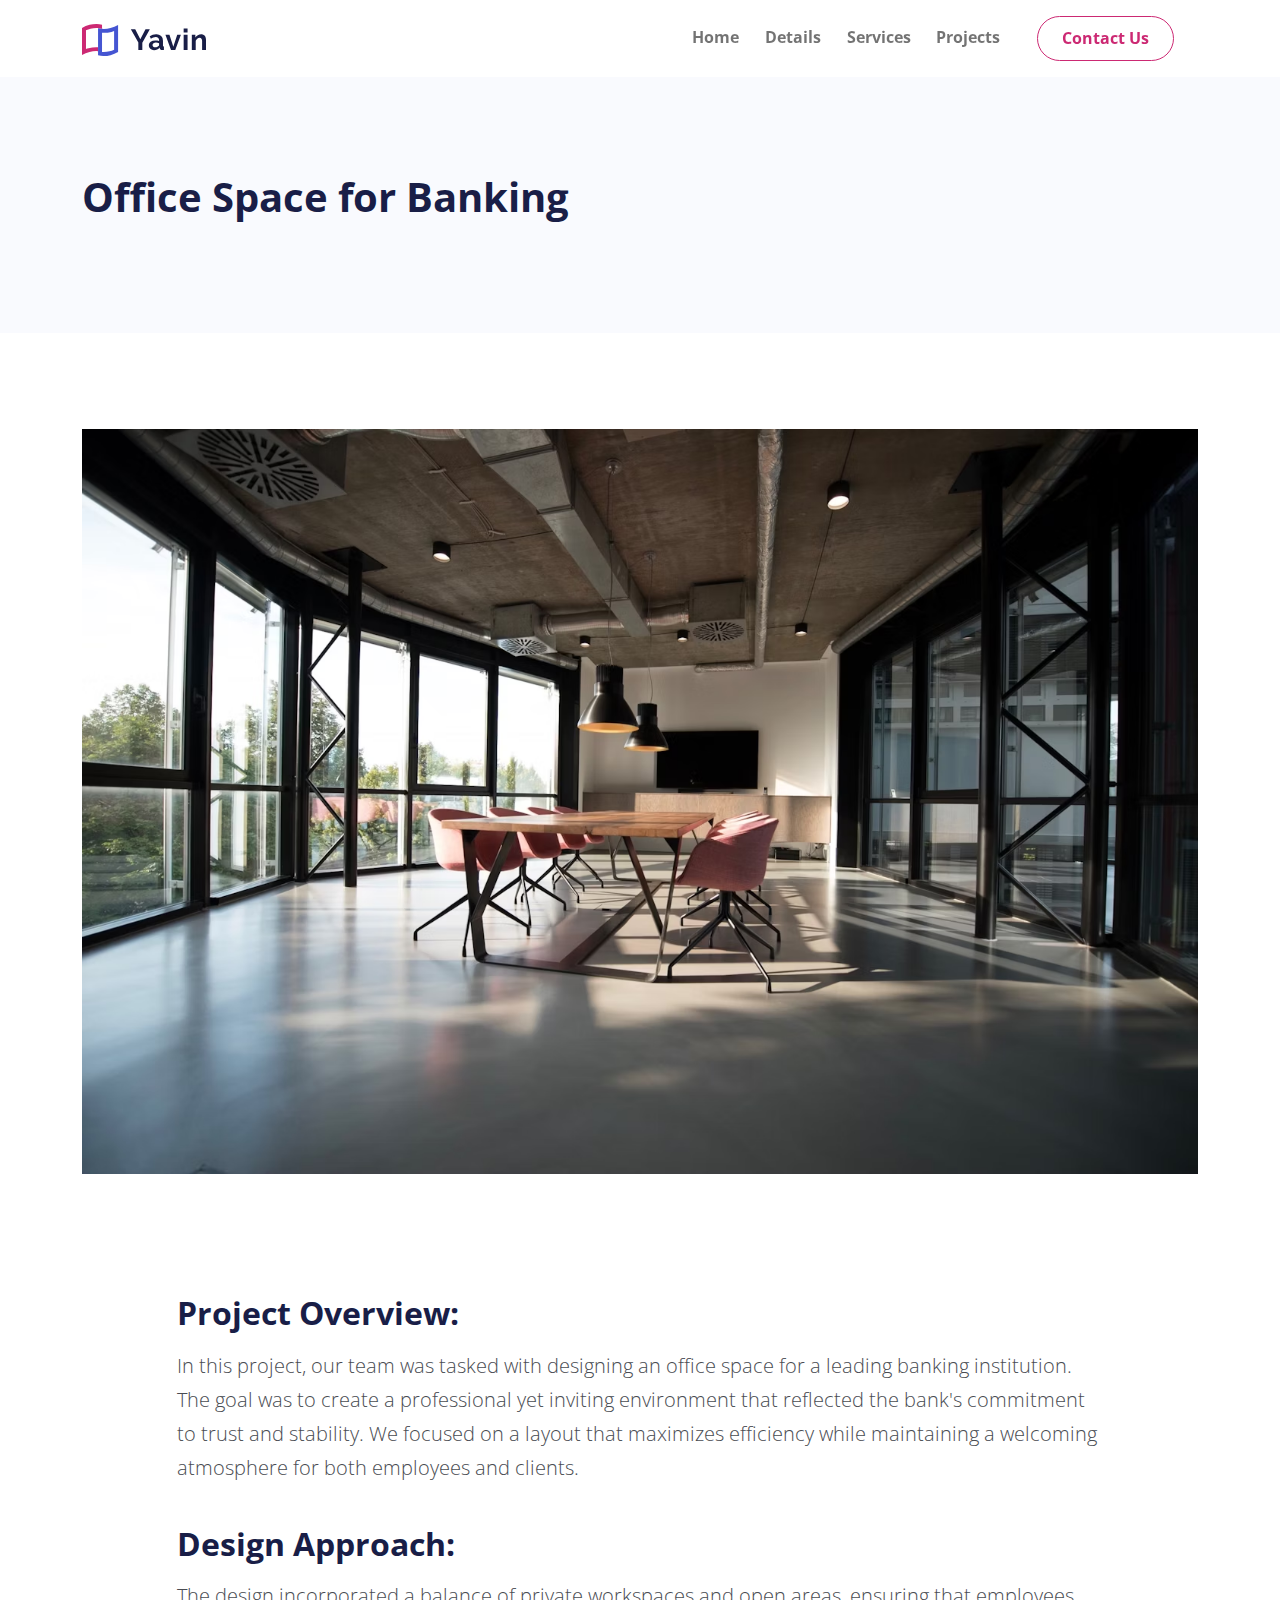
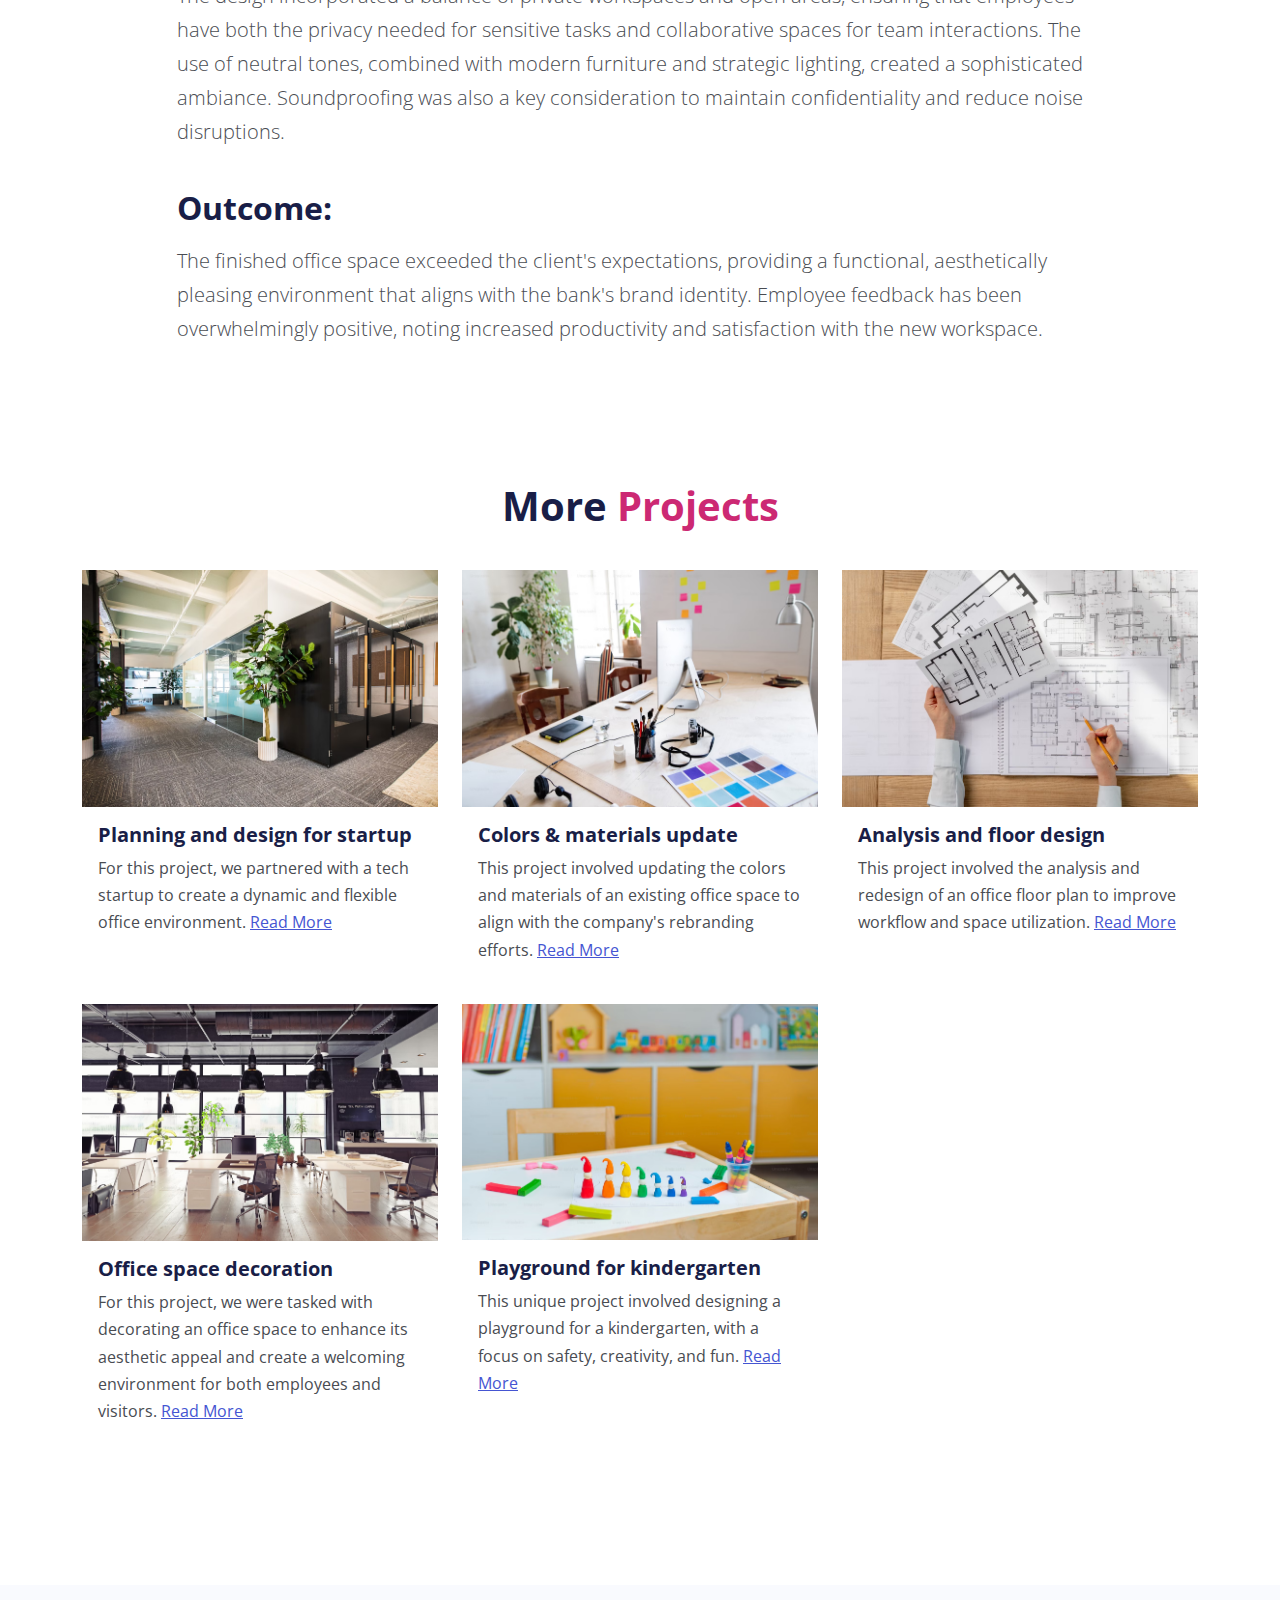
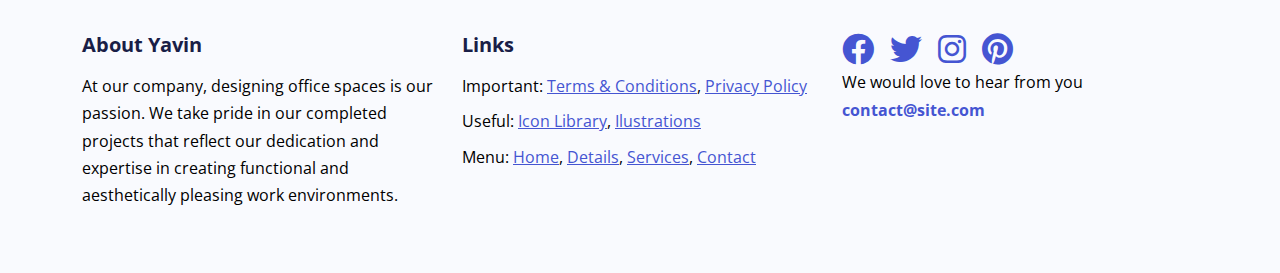
<file: article-1.html>
<!DOCTYPE html>
<html lang="en">
<head>
    <meta charset="UTF-8" />
    <meta http-equiv="X-UA-Compatible" content="IE=edge" />
    <meta name="viewport" content="width=device-width, initial-scale=1.0" />
    <link rel="preconnect" href="https://fonts.googleapis.com">
    <link rel="preconnect" href="https://fonts.gstatic.com" crossorigin>
    <link href="https://fonts.googleapis.com/css2?family=Open+Sans:wght@300;400;500;600;700&display=swap" rel="stylesheet">
    <link rel="stylesheet" href="css/font-awesome.css" />
    <link rel="stylesheet" href="css/bootstrap.css" />
    <link rel="stylesheet" href="css/styles.css" />
    <link rel="icon" href="images/favicon.png" />
    <title>Article 1</title>
</head>

<body>
    <!-- NAVIGATION -->
    <!-- Navigation Start -->
    <nav class="navbar navbar-expand-lg sticky-top navbar-light">
        <div class="container">
            <a class="navbar-brand" href="index.html">
            <img src="images/logo.svg" alt="" width="124" />
            </a>
            <button class="navbar-toggler" type="button" data-bs-toggle="collapse" data-bs-target="#navbarNavDropdown" aria-controls="navbarNavDropdown" aria-expanded="false" aria-label="Toggle navigation">
            <span class="navbar-toggler-icon"></span>
            </button>
            <div class="collapse navbar-collapse" id="navbarNavDropdown">
            <ul class="navbar-nav ms-auto">
                <li class="nav-item">
                <a class="nav-link" aria-current="page" href="index.html">Home</a>
                </li>
                <li class="nav-item">
                <a class="nav-link" href="#details">Details</a>
                </li>
                <li class="nav-item">
                <a class="nav-link" href="#services">Services</a>
                </li>
                <li class="nav-item">
                <a class="nav-link" href="#projects">Projects</a>
                </li>
                <li class="nav-item">
                <a class="nav-link btn btn-outline-secondary px-4 mx-4" href="#contact">Contact Us</a>
                </li>
            </ul>
            </div>
        </div>
    </nav>
    <!-- Navigation End -->

    <!-- HEADER -->
    <!-- Header Start -->
    <header class="bg-light py-6">
        <div class="container">
            <h1>Office Space for Banking</h1>
        </div>
    </header>
    <!-- Header End -->

    <!-- IMAGE -->
    <!-- Image Start -->
    <section>
      <div class="container">
        <img src="images/project-1.avif" alt="" class="w-100 my-6">
      </div>
    </section>
    <!-- Image End -->

    <!-- INFORMATION -->
    <!-- Info Start -->
    <section class="pt-4">
      <div class="container">
        <div class="row">
          <!-- Info Part 1 -->
          <div class="col-lg-10 offset-lg-1">
            <h2>Project Overview:</h2>
            <p class="lead">
              In this project, our team was tasked with designing an office space for a leading banking institution. 
              The goal was to create a professional yet inviting environment that reflected the bank's 
              commitment to trust and stability. We focused on a layout that maximizes efficiency while maintaining a 
              welcoming atmosphere for both employees and clients.
            </p>
          </div>
          <!-- Info Part 1 -->
          <!-- Info Part 2 -->
          <div class="col-lg-10 offset-lg-1 pt-4">
            <h2>Design Approach:</h2>
            <p class="lead">
              The design incorporated a balance of private workspaces and open areas, ensuring that employees have both 
              the privacy needed for sensitive tasks and collaborative spaces for team interactions. The use of neutral 
              tones, combined with modern furniture and strategic lighting, created a sophisticated ambiance. Soundproofing 
              was also a key consideration to maintain confidentiality and reduce noise disruptions.
            </p>
          </div>
          <!-- Info Part 2 -->
          <!-- Info Part 3 -->
          <div class="col-lg-10 offset-lg-1 py-4">
            <h2>Outcome:</h2>
            <p class="lead">
              The finished office space exceeded the client's expectations, providing a functional, aesthetically pleasing 
              environment that aligns with the bank's brand identity. Employee feedback has been overwhelmingly positive, 
              noting increased productivity and satisfaction with the new workspace.
            </p>
          </div>
          <!-- Info Part 3 -->
        </div>
      </div>
    </section>
    <!-- Info End -->

    <!-- PROJECTS -->
    <!-- Projects Start -->
    <section id="projects" class="projects py-6">
      <div class="container">
        <h1 class="text-center pb-4">More <span class="text-secondary">Projects</span></h1>
          <!-- Projects Row 1 -->
          <div class="row mb-4">
            <!-- Card 2 -->
            <div class="col-md-4">
              <div class="card border-0">
                <img src="images/project-2.avif" alt="Project 2">
                <div class="card-body">
                  <h5 class="card-title">Planning and design for startup</h5>
                  <p class="card-text">For this project, we partnered with a tech startup to create a dynamic and flexible office environment. <a href="article-2.html">Read More</a>
                  </p>
                </div>
              </div>
            </div>
            <!-- Card 2 -->
            <!-- Card 3 -->
            <div class="col-md-4">
              <div class="card border-0">
                <img src="images/project-3.avif" alt="Project 3">
                <div class="card-body">
                  <h5 class="card-title">Colors & materials update</h5>
                  <p class="card-text">This project involved updating the colors and materials of an existing office space to align with the company's rebranding efforts. <a href="article-3.html">Read More</a>
                  </p>
                </div>
              </div>
            </div>
            <!-- Card 3 -->
            <!-- Card 4 -->
            <div class="col-md-4">
              <div class="card border-0">
                <img src="images/project-4.avif" alt="Project 4">
                <div class="card-body">
                  <h5 class="card-title">Analysis and floor design</h5>
                  <p class="card-text">This project involved the analysis and redesign of an office floor plan to improve workflow and space utilization. <a href="article-4.html">Read More</a>
                  </p>
                </div>
              </div>
            </div>
            <!-- Card 4 -->
          </div>
          <!-- Projects Row 1 -->
          <!-- Projects Row 2 -->
          <div class="row mb-4">
            <!-- Card 5 -->
            <div class="col-md-4">
              <div class="card border-0">
                <img src="images/project-5.avif" alt="Project 5">
                <div class="card-body">
                  <h5 class="card-title">Office space decoration</h5>
                  <p class="card-text">For this project, we were tasked with decorating an office space to enhance its aesthetic appeal and create a welcoming environment for both employees and visitors. <a href="article-5.html">Read More</a>
                  </p>
                </div>
              </div>
            </div>
            <!-- Card 5 -->
            <!-- Card 6 -->
            <div class="col-md-4">
              <div class="card border-0">
                <img src="images/project-6.avif" alt="Project 6">
                <div class="card-body">
                  <h5 class="card-title">Playground for kindergarten</h5>
                  <p class="card-text">This unique project involved designing a playground for a kindergarten, with a focus on safety, creativity, and fun. <a href="article-6.html">Read More</a>
                  </p>
                </div>
              </div>
            </div>
            <!-- Card 6 -->
          </div>
          <!-- Projects Row 2 -->
      </div>
    </section>
    <!-- Projects End -->

    <!-- FOOTER -->
    <!-- Footer Start -->
    <footer class="footer mt-4 text-bg-light py-5">
        <div class="container">
          <div class="row">
            <!-- Column 1 -->
            <div class="col-md-4">
              <h5>About Yavin</h5>
              <p>
                At our company, designing office spaces is our passion. We take pride in our 
                completed projects that reflect our dedication and expertise in creating functional 
                and aesthetically pleasing work environments.
              </p>
            </div>
            <!-- Column 1 -->
  
            <!-- Column 2 -->
            <div class="col-md-4">
              <h5>Links</h5>
              <ul class="list-unstyled">
                <li class="mb-2">Important: <a href="#">Terms & Conditions</a>, <a href="#">Privacy Policy</a></li>
                <li class="mb-2">Useful: <a href="#">Icon Library</a>, <a href="#">Ilustrations</a></li>
                <li class="mb-2">Menu: <a href="index.html">Home</a>, <a href="#details">Details</a>, <a href="#services">Services</a>, <a href="#contact">Contact</a></li>
              </ul>
            </div>
            <!-- Column 2 -->
  
            <!-- Column 3 -->
            <div class="col-md-4">
              <div class="d-flex gap-3">
                <a href="#"><i class="fab fa-facebook fa-2x text-primary"></i></a>
                <a href="#"><i class="fab fa-twitter fa-2x text-primary"></i></a>
                <a href="#"><i class="fab fa-instagram fa-2x text-primary"></i></a>
                <a href="#"><i class="fab fa-pinterest fa-2x text-primary"></i></a>
              </div>

              <div>
                <p>We would love to hear from you <span class="text-primary fw-bold">contact@site.com</span></p>
              </div>
            </div>
            <!-- Column 3 -->
          </div>
        </div>
    </footer>
    <!-- Footer End -->
    <script src="/js/bootstrap.bundle.min.js"></script>
    <script src="/js/script.js"></script>
</body>
</html>
</file>
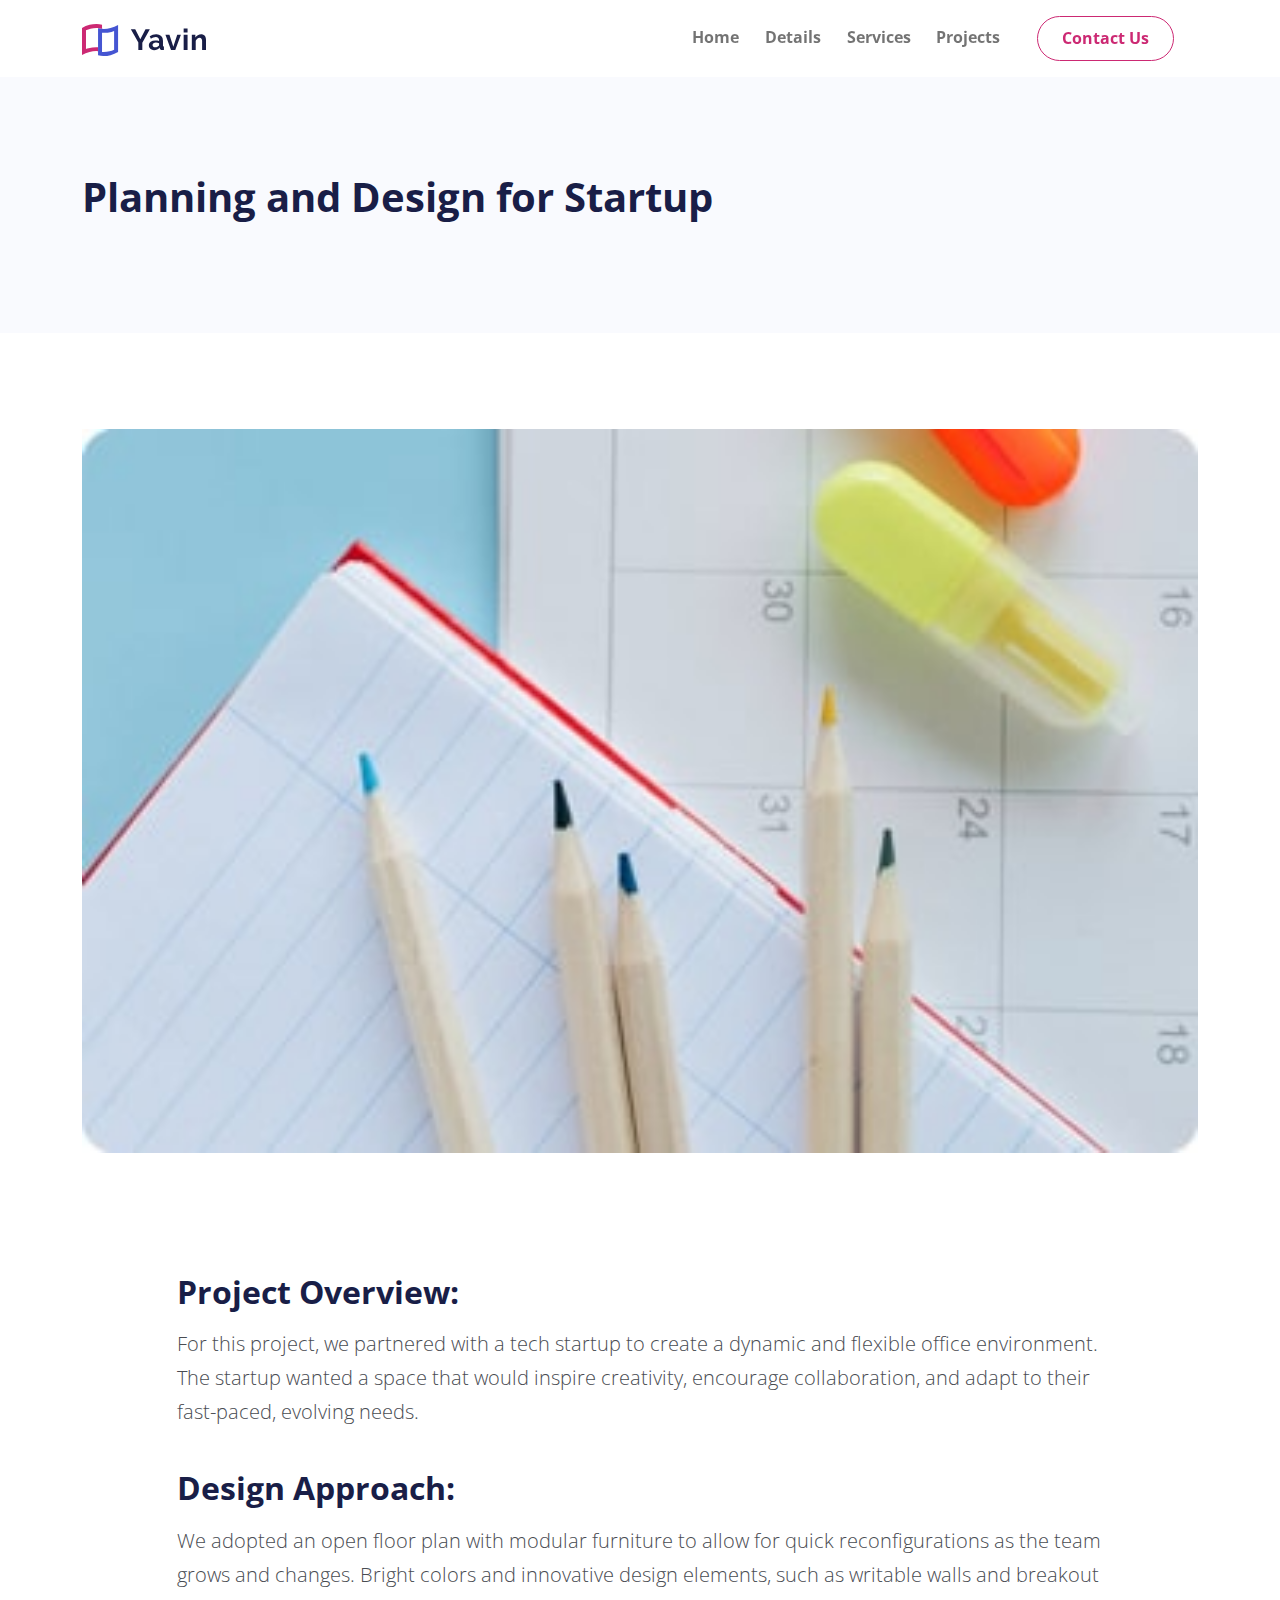
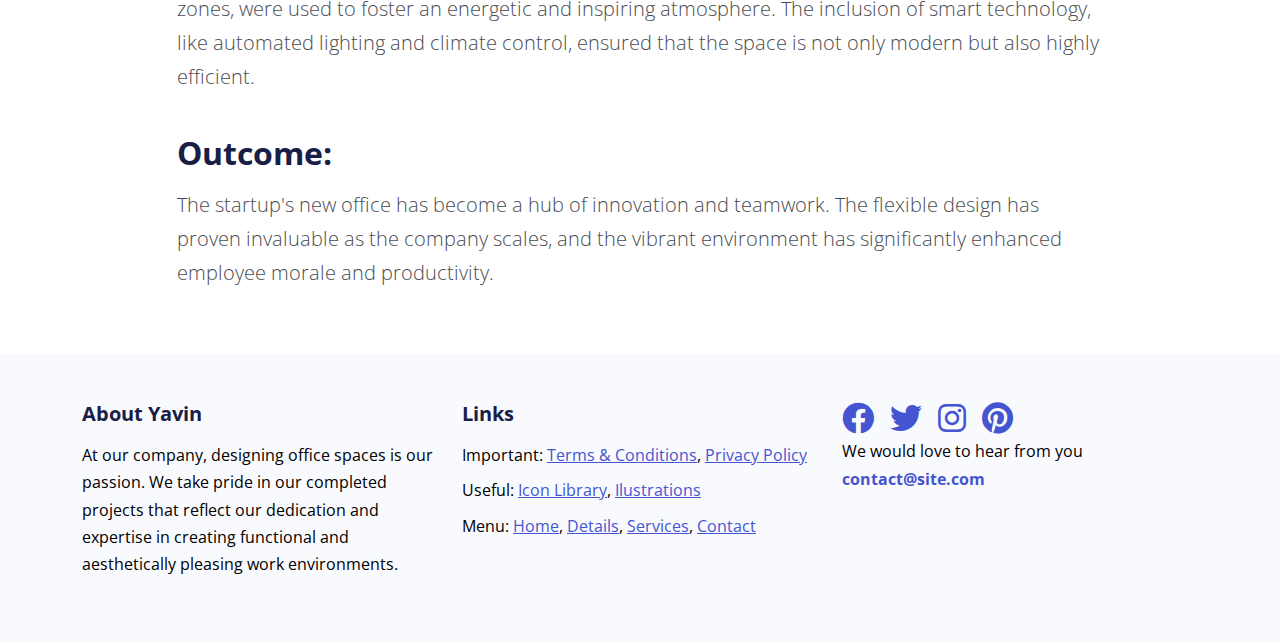
<file: article-2.html>
<!DOCTYPE html>
<html lang="en">
<head>
    <meta charset="UTF-8" />
    <meta http-equiv="X-UA-Compatible" content="IE=edge" />
    <meta name="viewport" content="width=device-width, initial-scale=1.0" />
    <link rel="preconnect" href="https://fonts.googleapis.com">
    <link rel="preconnect" href="https://fonts.gstatic.com" crossorigin>
    <link href="https://fonts.googleapis.com/css2?family=Open+Sans:wght@300;400;500;600;700&display=swap" rel="stylesheet">
    <link rel="stylesheet" href="css/font-awesome.css" />
    <link rel="stylesheet" href="css/bootstrap.css" />
    <link rel="stylesheet" href="css/styles.css" />
    <link rel="icon" href="images/favicon.png" />
    <title>Article 2</title>
</head>

<body>
    <!-- NAVIGATION -->
    <!-- Navigation Start -->
    <nav class="navbar navbar-expand-lg sticky-top navbar-light">
        <div class="container">
            <a class="navbar-brand" href="index.html">
            <img src="images/logo.svg" alt="" width="124" />
            </a>
            <button class="navbar-toggler" type="button" data-bs-toggle="collapse" data-bs-target="#navbarNavDropdown" aria-controls="navbarNavDropdown" aria-expanded="false" aria-label="Toggle navigation">
            <span class="navbar-toggler-icon"></span>
            </button>
            <div class="collapse navbar-collapse" id="navbarNavDropdown">
            <ul class="navbar-nav ms-auto">
                <li class="nav-item">
                <a class="nav-link" aria-current="page" href="index.html">Home</a>
                </li>
                <li class="nav-item">
                <a class="nav-link" href="#details">Details</a>
                </li>
                <li class="nav-item">
                <a class="nav-link" href="#services">Services</a>
                </li>
                <li class="nav-item">
                <a class="nav-link" href="#projects">Projects</a>
                </li>
                <li class="nav-item">
                <a class="nav-link btn btn-outline-secondary px-4 mx-4" href="#contact">Contact Us</a>
                </li>
            </ul>
            </div>
        </div>
    </nav>
    <!-- Navigation End -->

    <!-- HEADER -->
    <!-- Header Start -->
    <header class="bg-light py-6">
        <div class="container">
            <h1>Planning and Design for Startup</h1>
        </div>
    </header>
    <!-- Header End -->

    <!-- IMAGE -->
    <!-- Image Start -->
    <section>
      <div class="container">
        <img src="images/project-2.jpg" alt="" class="w-100 my-6">
      </div>
    </section>
    <!-- Image End -->

    <!-- INFORMATION -->
    <!-- Info Start -->
    <section class="pt-4">
      <div class="container">
        <div class="row">
          <!-- Info Part 1 -->
          <div class="col-lg-10 offset-lg-1">
            <h2>Project Overview:</h2>
            <p class="lead">
                For this project, we partnered with a tech startup to create a dynamic and flexible office environment. 
                The startup wanted a space that would inspire creativity, encourage collaboration, and adapt to their 
                fast-paced, evolving needs.
            </p>
          </div>
          <!-- Info Part 1 -->
          <!-- Info Part 2 -->
          <div class="col-lg-10 offset-lg-1 pt-4">
            <h2>Design Approach:</h2>
            <p class="lead">
                We adopted an open floor plan with modular furniture to allow for quick reconfigurations as the team grows and changes. 
                Bright colors and innovative design elements, such as writable walls and breakout zones, were used to foster an energetic 
                and inspiring atmosphere. The inclusion of smart technology, like automated lighting and climate control, ensured 
                that the space is not only modern but also highly efficient.
            </p>
          </div>
          <!-- Info Part 2 -->
          <!-- Info Part 3 -->
          <div class="col-lg-10 offset-lg-1 py-4">
            <h2>Outcome:</h2>
            <p class="lead">
                The startup's new office has become a hub of innovation and teamwork. The flexible design has proven invaluable as 
                the company scales, and the vibrant environment has significantly enhanced employee morale and productivity.
            </p>
          </div>
          <!-- Info Part 3 -->
        </div>
      </div>
    </section>
    <!-- Info End -->

    <!-- FOOTER -->
    <!-- Footer Start -->
    <footer class="footer mt-4 text-bg-light py-5">
        <div class="container">
          <div class="row">
            <!-- Column 1 -->
            <div class="col-md-4">
              <h5>About Yavin</h5>
              <p>
                At our company, designing office spaces is our passion. We take pride in our 
                completed projects that reflect our dedication and expertise in creating functional 
                and aesthetically pleasing work environments.
              </p>
            </div>
            <!-- Column 1 -->
  
            <!-- Column 2 -->
            <div class="col-md-4">
              <h5>Links</h5>
              <ul class="list-unstyled">
                <li class="mb-2">Important: <a href="#">Terms & Conditions</a>, <a href="#">Privacy Policy</a></li>
                <li class="mb-2">Useful: <a href="#">Icon Library</a>, <a href="#">Ilustrations</a></li>
                <li class="mb-2">Menu: <a href="index.html">Home</a>, <a href="#details">Details</a>, <a href="#services">Services</a>, <a href="#contact">Contact</a></li>
              </ul>
            </div>
            <!-- Column 2 -->
  
            <!-- Column 3 -->
            <div class="col-md-4">
              <div class="d-flex gap-3">
                <a href="#"><i class="fab fa-facebook fa-2x text-primary"></i></a>
                <a href="#"><i class="fab fa-twitter fa-2x text-primary"></i></a>
                <a href="#"><i class="fab fa-instagram fa-2x text-primary"></i></a>
                <a href="#"><i class="fab fa-pinterest fa-2x text-primary"></i></a>
              </div>

              <div>
                <p>We would love to hear from you <span class="text-primary fw-bold">contact@site.com</span></p>
              </div>
            </div>
            <!-- Column 3 -->
          </div>
        </div>
    </footer>
    <!-- Footer End -->
    <script src="/js/bootstrap.bundle.min.js"></script>
    <script src="/js/script.js"></script>
</body>
</html>
</file>
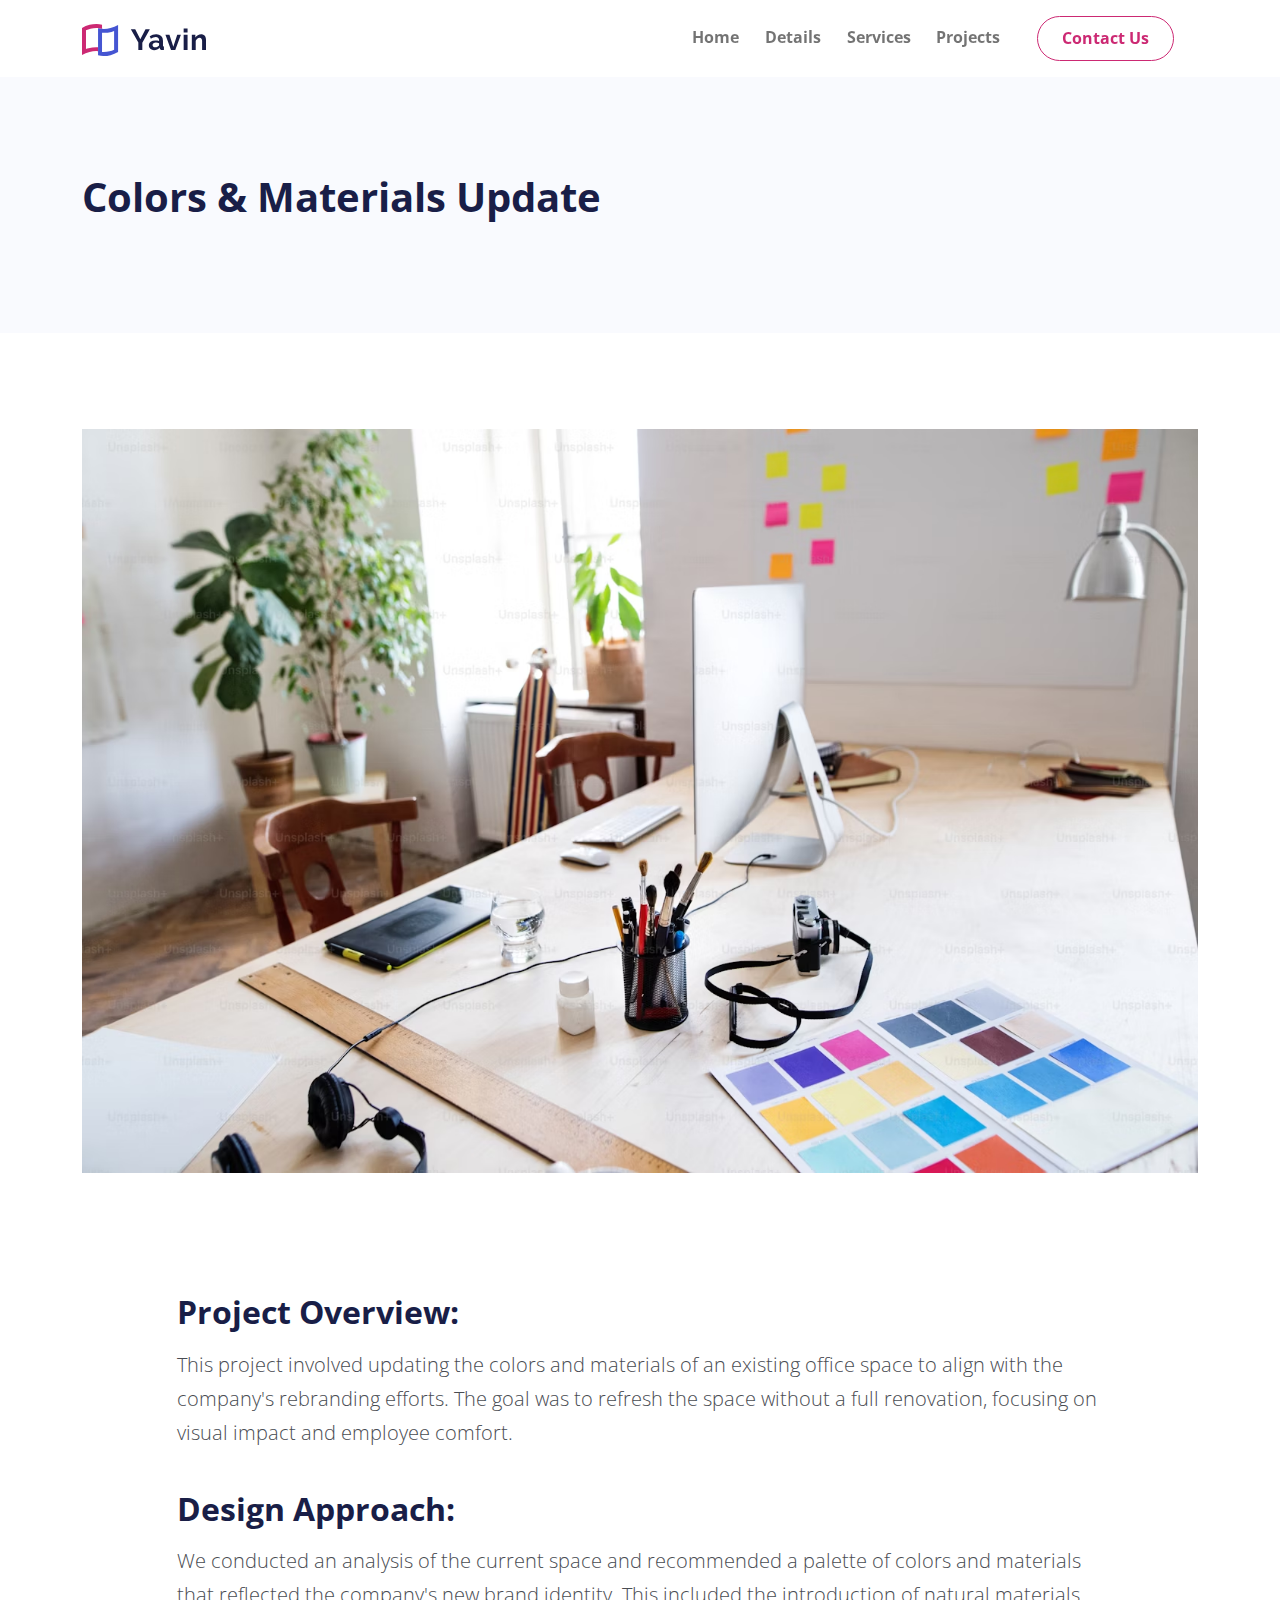
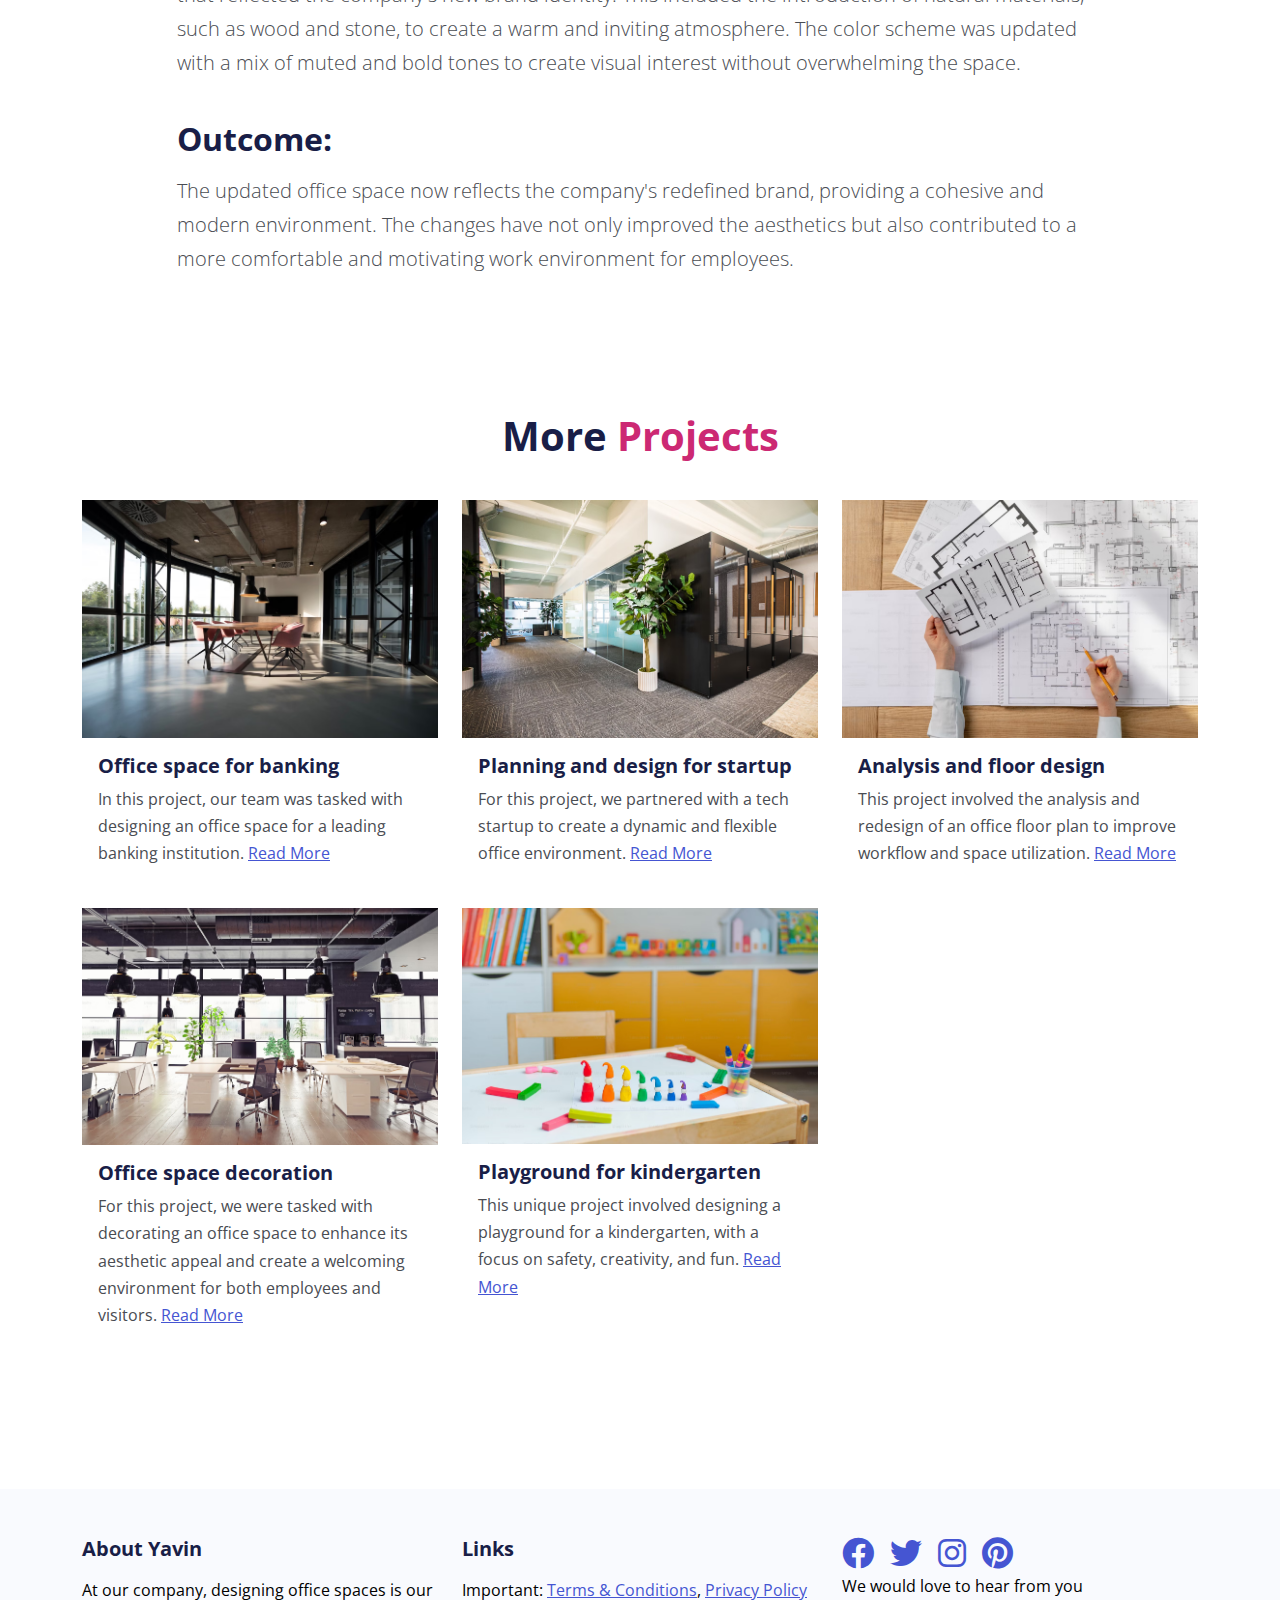
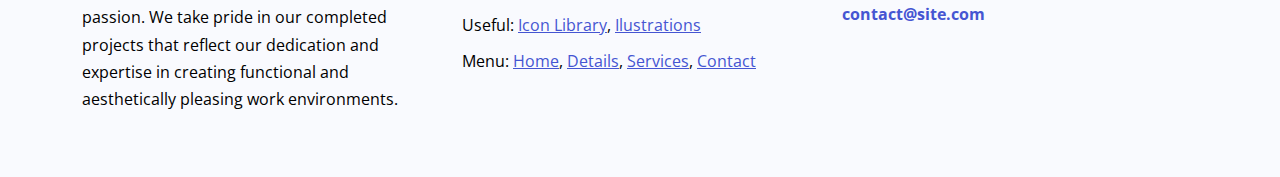
<file: article-3.html>
<!DOCTYPE html>
<html lang="en">
<head>
    <meta charset="UTF-8" />
    <meta http-equiv="X-UA-Compatible" content="IE=edge" />
    <meta name="viewport" content="width=device-width, initial-scale=1.0" />
    <link rel="preconnect" href="https://fonts.googleapis.com">
    <link rel="preconnect" href="https://fonts.gstatic.com" crossorigin>
    <link href="https://fonts.googleapis.com/css2?family=Open+Sans:wght@300;400;500;600;700&display=swap" rel="stylesheet">
    <link rel="stylesheet" href="css/font-awesome.css" />
    <link rel="stylesheet" href="css/bootstrap.css" />
    <link rel="stylesheet" href="css/styles.css" />
    <link rel="icon" href="images/favicon.png" />
    <title>Article 3</title>
</head>

<body>
    <!-- NAVIGATION -->
    <!-- Navigation Start -->
    <nav class="navbar navbar-expand-lg sticky-top navbar-light">
        <div class="container">
            <a class="navbar-brand" href="index.html">
            <img src="images/logo.svg" alt="" width="124" />
            </a>
            <button class="navbar-toggler" type="button" data-bs-toggle="collapse" data-bs-target="#navbarNavDropdown" aria-controls="navbarNavDropdown" aria-expanded="false" aria-label="Toggle navigation">
            <span class="navbar-toggler-icon"></span>
            </button>
            <div class="collapse navbar-collapse" id="navbarNavDropdown">
            <ul class="navbar-nav ms-auto">
                <li class="nav-item">
                <a class="nav-link" aria-current="page" href="index.html">Home</a>
                </li>
                <li class="nav-item">
                <a class="nav-link" href="#details">Details</a>
                </li>
                <li class="nav-item">
                <a class="nav-link" href="#services">Services</a>
                </li>
                <li class="nav-item">
                <a class="nav-link" href="#projects">Projects</a>
                </li>
                <li class="nav-item">
                <a class="nav-link btn btn-outline-secondary px-4 mx-4" href="#contact">Contact Us</a>
                </li>
            </ul>
            </div>
        </div>
    </nav>
    <!-- Navigation End -->

    <!-- HEADER -->
    <!-- Header Start -->
    <header class="bg-light py-6">
        <div class="container">
            <h1>Colors & Materials Update</h1>
        </div>
    </header>
    <!-- Header End -->

    <!-- IMAGE -->
    <!-- Image Start -->
    <section>
      <div class="container">
        <img src="images/project-3.avif" alt="" class="w-100 my-6">
      </div>
    </section>
    <!-- Image End -->

    <!-- INFORMATION -->
    <!-- Info Start -->
    <section class="pt-4">
      <div class="container">
        <div class="row">
          <!-- Info Part 1 -->
          <div class="col-lg-10 offset-lg-1">
            <h2>Project Overview:</h2>
            <p class="lead">
                This project involved updating the colors and materials of an existing office space to align with the company's rebranding efforts. 
                The goal was to refresh the space without a full renovation, focusing on visual impact and employee comfort.
            </p>
          </div>
          <!-- Info Part 1 -->
          <!-- Info Part 2 -->
          <div class="col-lg-10 offset-lg-1 pt-4">
            <h2>Design Approach:</h2>
            <p class="lead">
                We conducted an analysis of the current space and recommended a palette of colors and materials that reflected the company's new brand identity. 
                This included the introduction of natural materials, such as wood and stone, to create a warm and inviting atmosphere. The color 
                scheme was updated with a mix of muted and bold tones to create visual interest without overwhelming the space.
            </p>
          </div>
          <!-- Info Part 2 -->
          <!-- Info Part 3 -->
          <div class="col-lg-10 offset-lg-1 py-4">
            <h2>Outcome:</h2>
            <p class="lead">
                The updated office space now reflects the company's redefined brand, providing a cohesive and modern environment. The changes have not only 
                improved the aesthetics but also contributed to a more comfortable and motivating work environment for employees.
            </p>
          </div>
          <!-- Info Part 3 -->
        </div>
      </div>
    </section>
    <!-- Info End -->

    <!-- PROJECTS -->
    <!-- Projects Start -->
    <section id="projects" class="projects py-6">
      <div class="container">
        <h1 class="text-center pb-4">More <span class="text-secondary">Projects</span></h1>
          <!-- Projects Row 1 -->
          <div class="row mb-4">
            <!-- Card 1 -->
            <div class="col-md-4">
              <div class="card border-0">
                <img src="images/project-1.avif" alt="Project 1">
                <div class="card-body">
                  <h5 class="card-title">Office space for banking</h5>
                  <p class="card-text">In this project, our team was tasked with designing an office space for a leading banking institution. <a href="article-1.html">Read More</a>
                  </p>
                </div>
              </div>
            </div>
            <!-- Card 1 -->
            <!-- Card 2 -->
            <div class="col-md-4">
              <div class="card border-0">
                <img src="images/project-2.avif" alt="Project 2">
                <div class="card-body">
                  <h5 class="card-title">Planning and design for startup</h5>
                  <p class="card-text">For this project, we partnered with a tech startup to create a dynamic and flexible office environment. <a href="article-2.html">Read More</a>
                  </p>
                </div>
              </div>
            </div>
            <!-- Card 2 -->
            <!-- Card 4 -->
            <div class="col-md-4">
              <div class="card border-0">
                <img src="images/project-4.avif" alt="Project 4">
                <div class="card-body">
                  <h5 class="card-title">Analysis and floor design</h5>
                  <p class="card-text">This project involved the analysis and redesign of an office floor plan to improve workflow and space utilization. <a href="article-4.html">Read More</a>
                  </p>
                </div>
              </div>
            </div>
            <!-- Card 4 -->
          </div>
          <!-- Projects Row 1 -->
          <!-- Projects Row 2 -->
          <div class="row mb-4">
            <!-- Card 5 -->
            <div class="col-md-4">
              <div class="card border-0">
                <img src="images/project-5.avif" alt="Project 5">
                <div class="card-body">
                  <h5 class="card-title">Office space decoration</h5>
                  <p class="card-text">For this project, we were tasked with decorating an office space to enhance its aesthetic appeal and create a welcoming environment for both employees and visitors. <a href="article-5.html">Read More</a>
                  </p>
                </div>
              </div>
            </div>
            <!-- Card 5 -->
            <!-- Card 6 -->
            <div class="col-md-4">
              <div class="card border-0">
                <img src="images/project-6.avif" alt="Project 6">
                <div class="card-body">
                  <h5 class="card-title">Playground for kindergarten</h5>
                  <p class="card-text">This unique project involved designing a playground for a kindergarten, with a focus on safety, creativity, and fun. <a href="article-6.html">Read More</a>
                  </p>
                </div>
              </div>
            </div>
            <!-- Card 6 -->
          </div>
          <!-- Projects Row 2 -->
      </div>
    </section>
    <!-- Projects End -->

    <!-- FOOTER -->
    <!-- Footer Start -->
    <footer class="footer mt-4 text-bg-light py-5">
        <div class="container">
          <div class="row">
            <!-- Column 1 -->
            <div class="col-md-4">
              <h5>About Yavin</h5>
              <p>
                At our company, designing office spaces is our passion. We take pride in our 
                completed projects that reflect our dedication and expertise in creating functional 
                and aesthetically pleasing work environments.
              </p>
            </div>
            <!-- Column 1 -->
  
            <!-- Column 2 -->
            <div class="col-md-4">
              <h5>Links</h5>
              <ul class="list-unstyled">
                <li class="mb-2">Important: <a href="#">Terms & Conditions</a>, <a href="#">Privacy Policy</a></li>
                <li class="mb-2">Useful: <a href="#">Icon Library</a>, <a href="#">Ilustrations</a></li>
                <li class="mb-2">Menu: <a href="index.html">Home</a>, <a href="#details">Details</a>, <a href="#services">Services</a>, <a href="#contact">Contact</a></li>
              </ul>
            </div>
            <!-- Column 2 -->
  
            <!-- Column 3 -->
            <div class="col-md-4">
              <div class="d-flex gap-3">
                <a href="#"><i class="fab fa-facebook fa-2x text-primary"></i></a>
                <a href="#"><i class="fab fa-twitter fa-2x text-primary"></i></a>
                <a href="#"><i class="fab fa-instagram fa-2x text-primary"></i></a>
                <a href="#"><i class="fab fa-pinterest fa-2x text-primary"></i></a>
              </div>

              <div>
                <p>We would love to hear from you <span class="text-primary fw-bold">contact@site.com</span></p>
              </div>
            </div>
            <!-- Column 3 -->
          </div>
        </div>
    </footer>
    <!-- Footer End -->
    <script src="/js/bootstrap.bundle.min.js"></script>
    <script src="/js/script.js"></script>
</body>
</html>
</file>
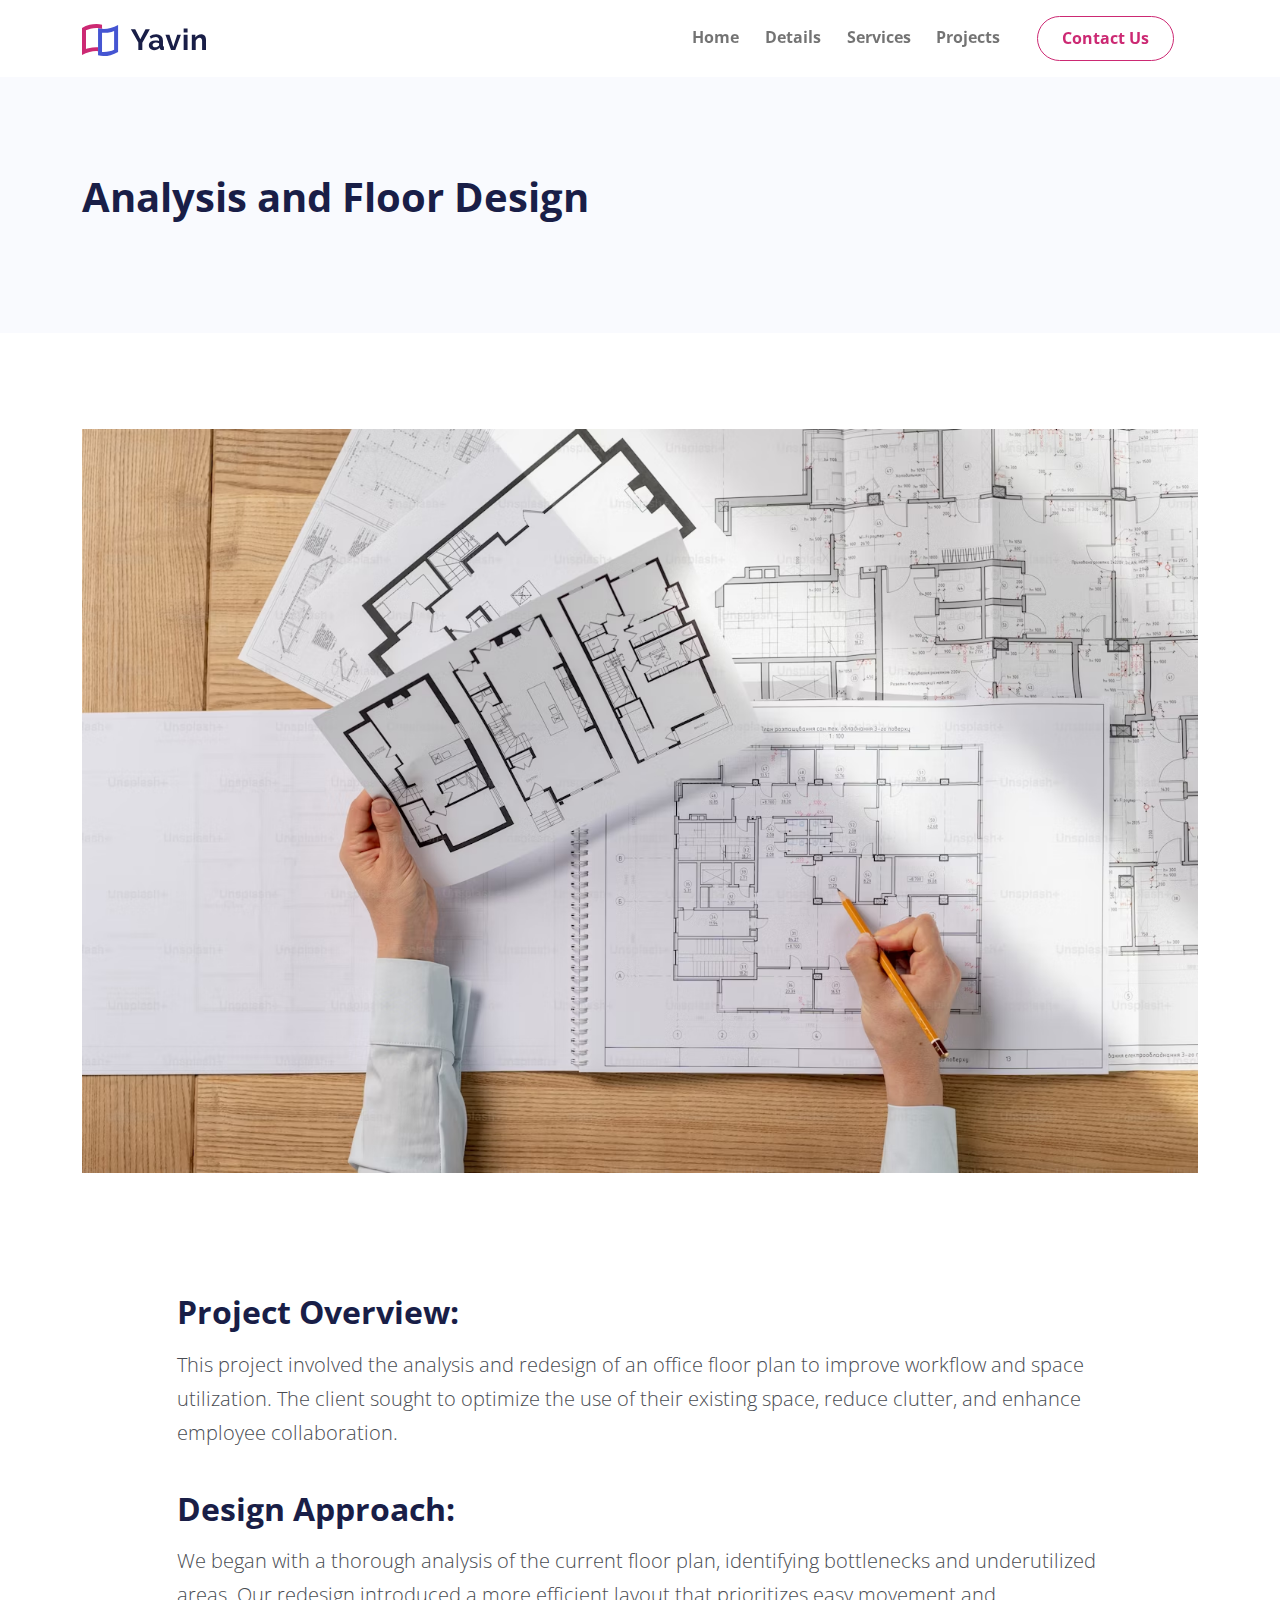
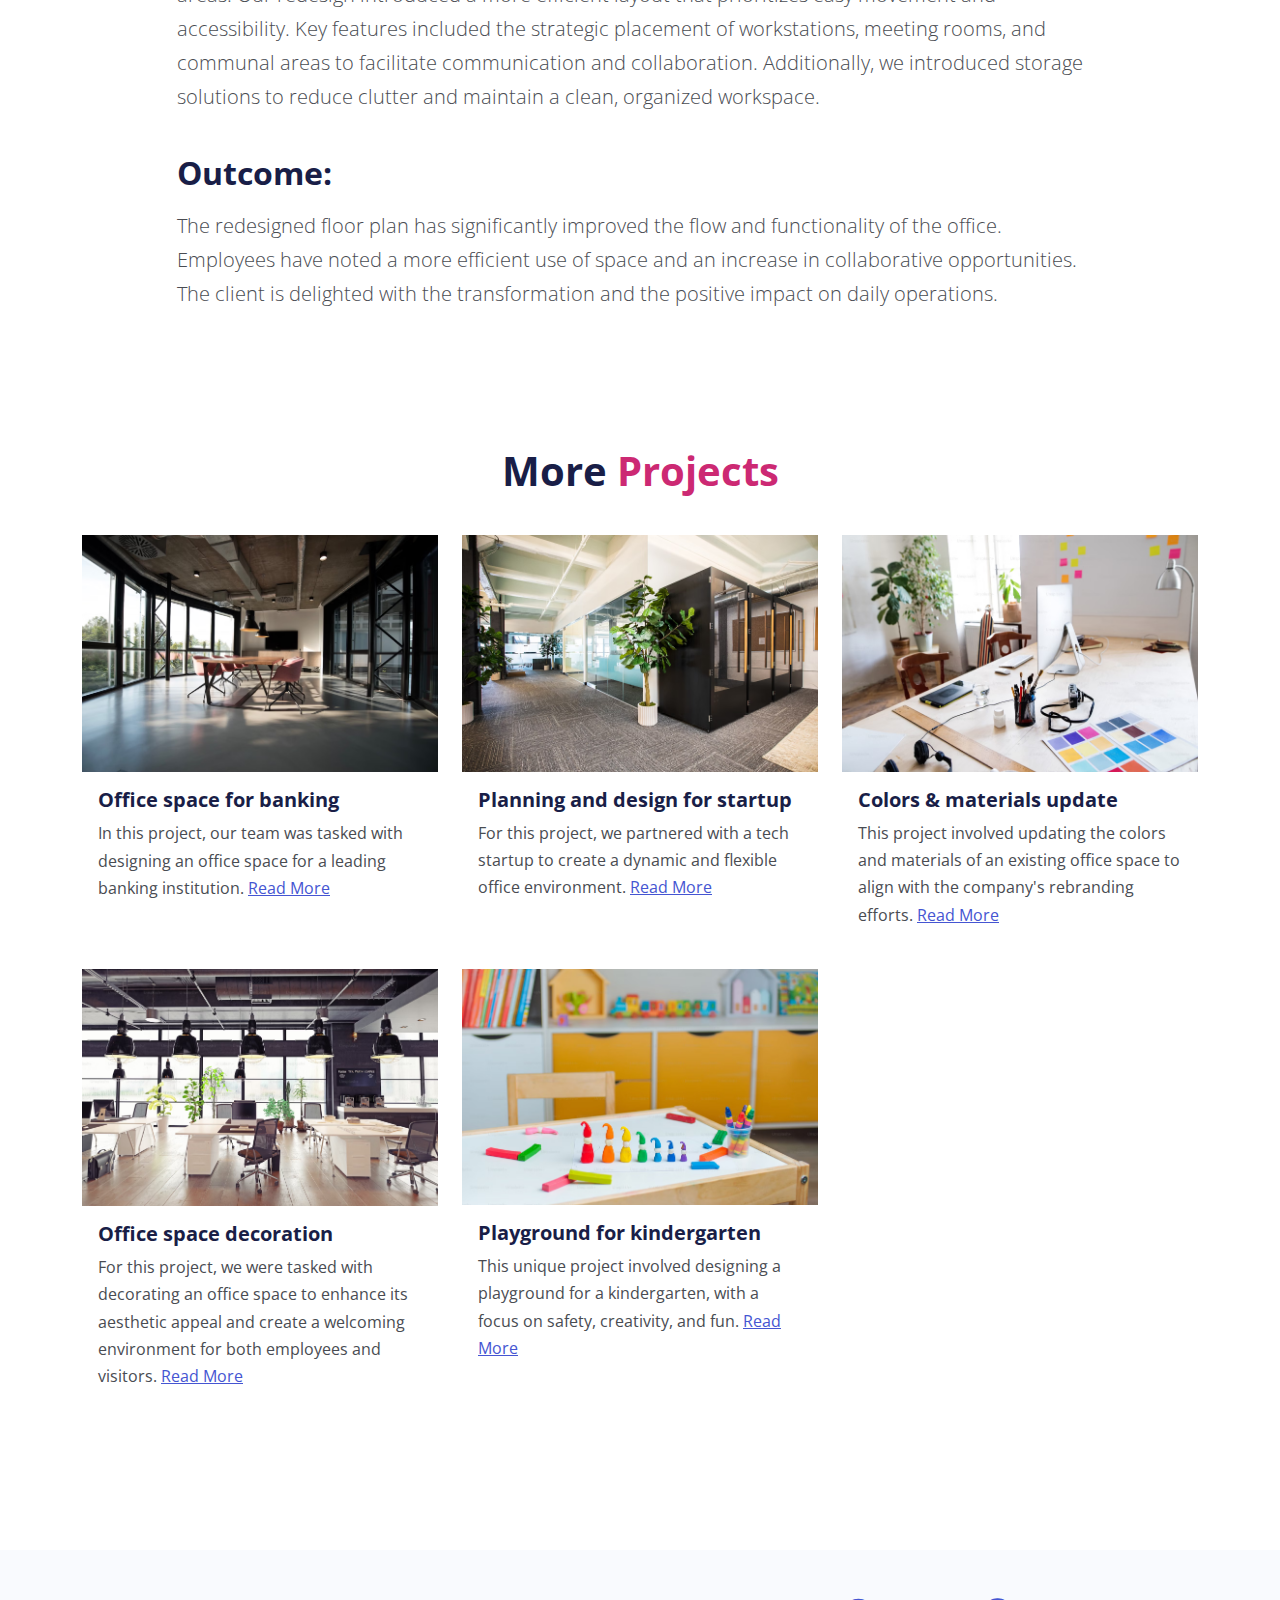
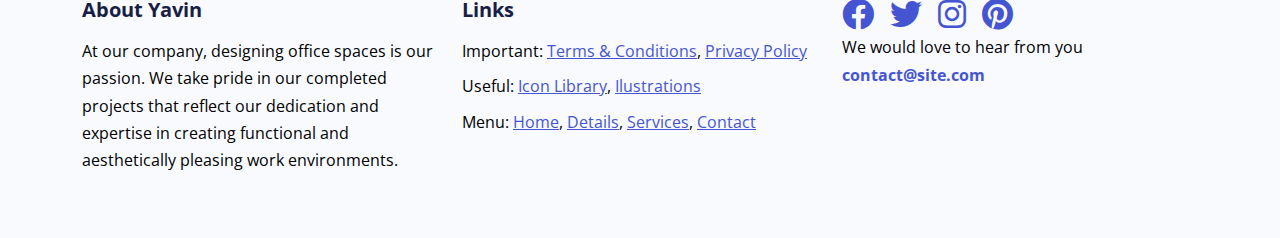
<file: article-4.html>
<!DOCTYPE html>
<html lang="en">
<head>
    <meta charset="UTF-8" />
    <meta http-equiv="X-UA-Compatible" content="IE=edge" />
    <meta name="viewport" content="width=device-width, initial-scale=1.0" />
    <link rel="preconnect" href="https://fonts.googleapis.com">
    <link rel="preconnect" href="https://fonts.gstatic.com" crossorigin>
    <link href="https://fonts.googleapis.com/css2?family=Open+Sans:wght@300;400;500;600;700&display=swap" rel="stylesheet">
    <link rel="stylesheet" href="css/font-awesome.css" />
    <link rel="stylesheet" href="css/bootstrap.css" />
    <link rel="stylesheet" href="css/styles.css" />
    <link rel="icon" href="images/favicon.png" />
    <title>Article 4</title>
</head>

<body>
    <!-- NAVIGATION -->
    <!-- Navigation Start -->
    <nav class="navbar navbar-expand-lg sticky-top navbar-light">
        <div class="container">
            <a class="navbar-brand" href="index.html">
            <img src="images/logo.svg" alt="" width="124" />
            </a>
            <button class="navbar-toggler" type="button" data-bs-toggle="collapse" data-bs-target="#navbarNavDropdown" aria-controls="navbarNavDropdown" aria-expanded="false" aria-label="Toggle navigation">
            <span class="navbar-toggler-icon"></span>
            </button>
            <div class="collapse navbar-collapse" id="navbarNavDropdown">
            <ul class="navbar-nav ms-auto">
                <li class="nav-item">
                <a class="nav-link" aria-current="page" href="index.html">Home</a>
                </li>
                <li class="nav-item">
                <a class="nav-link" href="#details">Details</a>
                </li>
                <li class="nav-item">
                <a class="nav-link" href="#services">Services</a>
                </li>
                <li class="nav-item">
                <a class="nav-link" href="#projects">Projects</a>
                </li>
                <li class="nav-item">
                <a class="nav-link btn btn-outline-secondary px-4 mx-4" href="#contact">Contact Us</a>
                </li>
            </ul>
            </div>
        </div>
    </nav>
    <!-- Navigation End -->

    <!-- HEADER -->
    <!-- Header Start -->
    <header class="bg-light py-6">
        <div class="container">
            <h1>Analysis and Floor Design</h1>
        </div>
    </header>
    <!-- Header End -->

    <!-- IMAGE -->
    <!-- Image Start -->
    <section>
      <div class="container">
        <img src="images/project-4.avif" alt="" class="w-100 my-6">
      </div>
    </section>
    <!-- Image End -->

    <!-- INFORMATION -->
    <!-- Info Start -->
    <section class="pt-4">
      <div class="container">
        <div class="row">
          <!-- Info Part 1 -->
          <div class="col-lg-10 offset-lg-1">
            <h2>Project Overview:</h2>
            <p class="lead">
                This project involved the analysis and redesign of an office floor plan to improve workflow and space utilization. The client sought to 
                optimize the use of their existing space, reduce clutter, and enhance employee collaboration.
            </p>
          </div>
          <!-- Info Part 1 -->
          <!-- Info Part 2 -->
          <div class="col-lg-10 offset-lg-1 pt-4">
            <h2>Design Approach:</h2>
            <p class="lead">
                We began with a thorough analysis of the current floor plan, identifying bottlenecks and underutilized areas. Our redesign introduced a more 
                efficient layout that prioritizes easy movement and accessibility. Key features included the strategic placement of workstations, meeting rooms, 
                and communal areas to facilitate communication and collaboration. Additionally, we introduced storage solutions to reduce clutter and maintain a clean, 
                organized workspace.
            </p>
          </div>
          <!-- Info Part 2 -->
          <!-- Info Part 3 -->
          <div class="col-lg-10 offset-lg-1 py-4">
            <h2>Outcome:</h2>
            <p class="lead">
                The redesigned floor plan has significantly improved the flow and functionality of the office. Employees have noted a more efficient use of space and 
                an increase in collaborative opportunities. The client is delighted with the transformation and the positive impact on daily operations.
            </p>
          </div>
          <!-- Info Part 3 -->
        </div>
      </div>
    </section>
    <!-- Info End -->

    <!-- PROJECTS -->
    <!-- Projects Start -->
    <section id="projects" class="projects py-6">
      <div class="container">
        <h1 class="text-center pb-4">More <span class="text-secondary">Projects</span></h1>
          <!-- Projects Row 1 -->
          <div class="row mb-4">
            <!-- Card 1 -->
            <div class="col-md-4">
              <div class="card border-0">
                <img src="images/project-1.avif" alt="Project 1">
                <div class="card-body">
                  <h5 class="card-title">Office space for banking</h5>
                  <p class="card-text">In this project, our team was tasked with designing an office space for a leading banking institution. <a href="article-1.html">Read More</a>
                  </p>
                </div>
              </div>
            </div>
            <!-- Card 1 -->
            <!-- Card 2 -->
            <div class="col-md-4">
              <div class="card border-0">
                <img src="images/project-2.avif" alt="Project 2">
                <div class="card-body">
                  <h5 class="card-title">Planning and design for startup</h5>
                  <p class="card-text">For this project, we partnered with a tech startup to create a dynamic and flexible office environment. <a href="article-2.html">Read More</a>
                  </p>
                </div>
              </div>
            </div>
            <!-- Card 2 -->
            <!-- Card 3 -->
            <div class="col-md-4">
              <div class="card border-0">
                <img src="images/project-3.avif" alt="Project 3">
                <div class="card-body">
                  <h5 class="card-title">Colors & materials update</h5>
                  <p class="card-text">This project involved updating the colors and materials of an existing office space to align with the company's rebranding efforts. <a href="article-3.html">Read More</a>
                  </p>
                </div>
              </div>
            </div>
            <!-- Card 3 -->
          </div>
          <!-- Projects Row 1 -->
          <!-- Projects Row 2 -->
          <div class="row mb-4">
            <!-- Card 5 -->
            <div class="col-md-4">
              <div class="card border-0">
                <img src="images/project-5.avif" alt="Project 5">
                <div class="card-body">
                  <h5 class="card-title">Office space decoration</h5>
                  <p class="card-text">For this project, we were tasked with decorating an office space to enhance its aesthetic appeal and create a welcoming environment for both employees and visitors. <a href="article-5.html">Read More</a>
                  </p>
                </div>
              </div>
            </div>
            <!-- Card 5 -->
            <!-- Card 6 -->
            <div class="col-md-4">
              <div class="card border-0">
                <img src="images/project-6.avif" alt="Project 6">
                <div class="card-body">
                  <h5 class="card-title">Playground for kindergarten</h5>
                  <p class="card-text">This unique project involved designing a playground for a kindergarten, with a focus on safety, creativity, and fun. <a href="article-6.html">Read More</a>
                  </p>
                </div>
              </div>
            </div>
            <!-- Card 6 -->
          </div>
          <!-- Projects Row 2 -->
      </div>
    </section>
    <!-- Projects End -->

    <!-- FOOTER -->
    <!-- Footer Start -->
    <footer class="footer mt-4 text-bg-light py-5">
        <div class="container">
          <div class="row">
            <!-- Column 1 -->
            <div class="col-md-4">
              <h5>About Yavin</h5>
              <p>
                At our company, designing office spaces is our passion. We take pride in our 
                completed projects that reflect our dedication and expertise in creating functional 
                and aesthetically pleasing work environments.
              </p>
            </div>
            <!-- Column 1 -->
  
            <!-- Column 2 -->
            <div class="col-md-4">
              <h5>Links</h5>
              <ul class="list-unstyled">
                <li class="mb-2">Important: <a href="#">Terms & Conditions</a>, <a href="#">Privacy Policy</a></li>
                <li class="mb-2">Useful: <a href="#">Icon Library</a>, <a href="#">Ilustrations</a></li>
                <li class="mb-2">Menu: <a href="index.html">Home</a>, <a href="#details">Details</a>, <a href="#services">Services</a>, <a href="#contact">Contact</a></li>
              </ul>
            </div>
            <!-- Column 2 -->
  
            <!-- Column 3 -->
            <div class="col-md-4">
              <div class="d-flex gap-3">
                <a href="#"><i class="fab fa-facebook fa-2x text-primary"></i></a>
                <a href="#"><i class="fab fa-twitter fa-2x text-primary"></i></a>
                <a href="#"><i class="fab fa-instagram fa-2x text-primary"></i></a>
                <a href="#"><i class="fab fa-pinterest fa-2x text-primary"></i></a>
              </div>

              <div>
                <p>We would love to hear from you <span class="text-primary fw-bold">contact@site.com</span></p>
              </div>
            </div>
            <!-- Column 3 -->
          </div>
        </div>
    </footer>
    <!-- Footer End -->
    <script src="/js/bootstrap.bundle.min.js"></script>
    <script src="/js/script.js"></script>
</body>
</html>
</file>
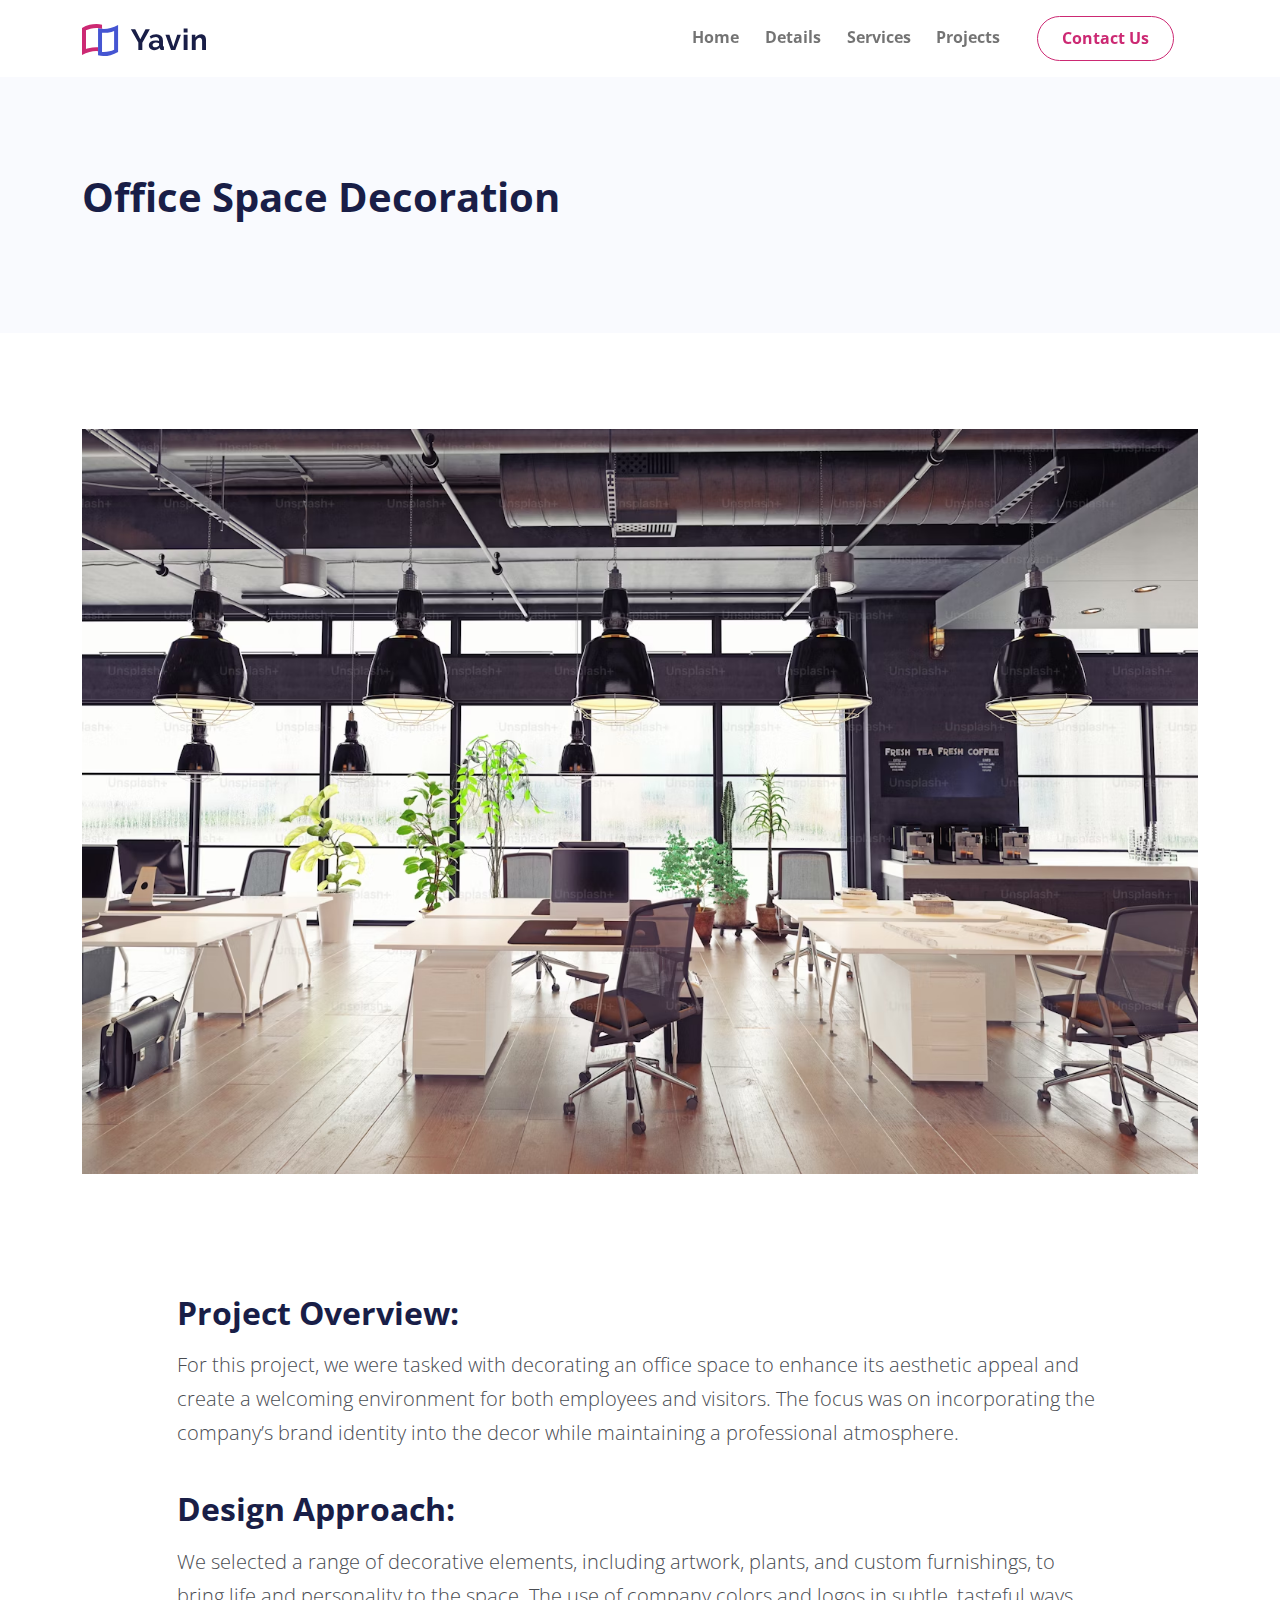
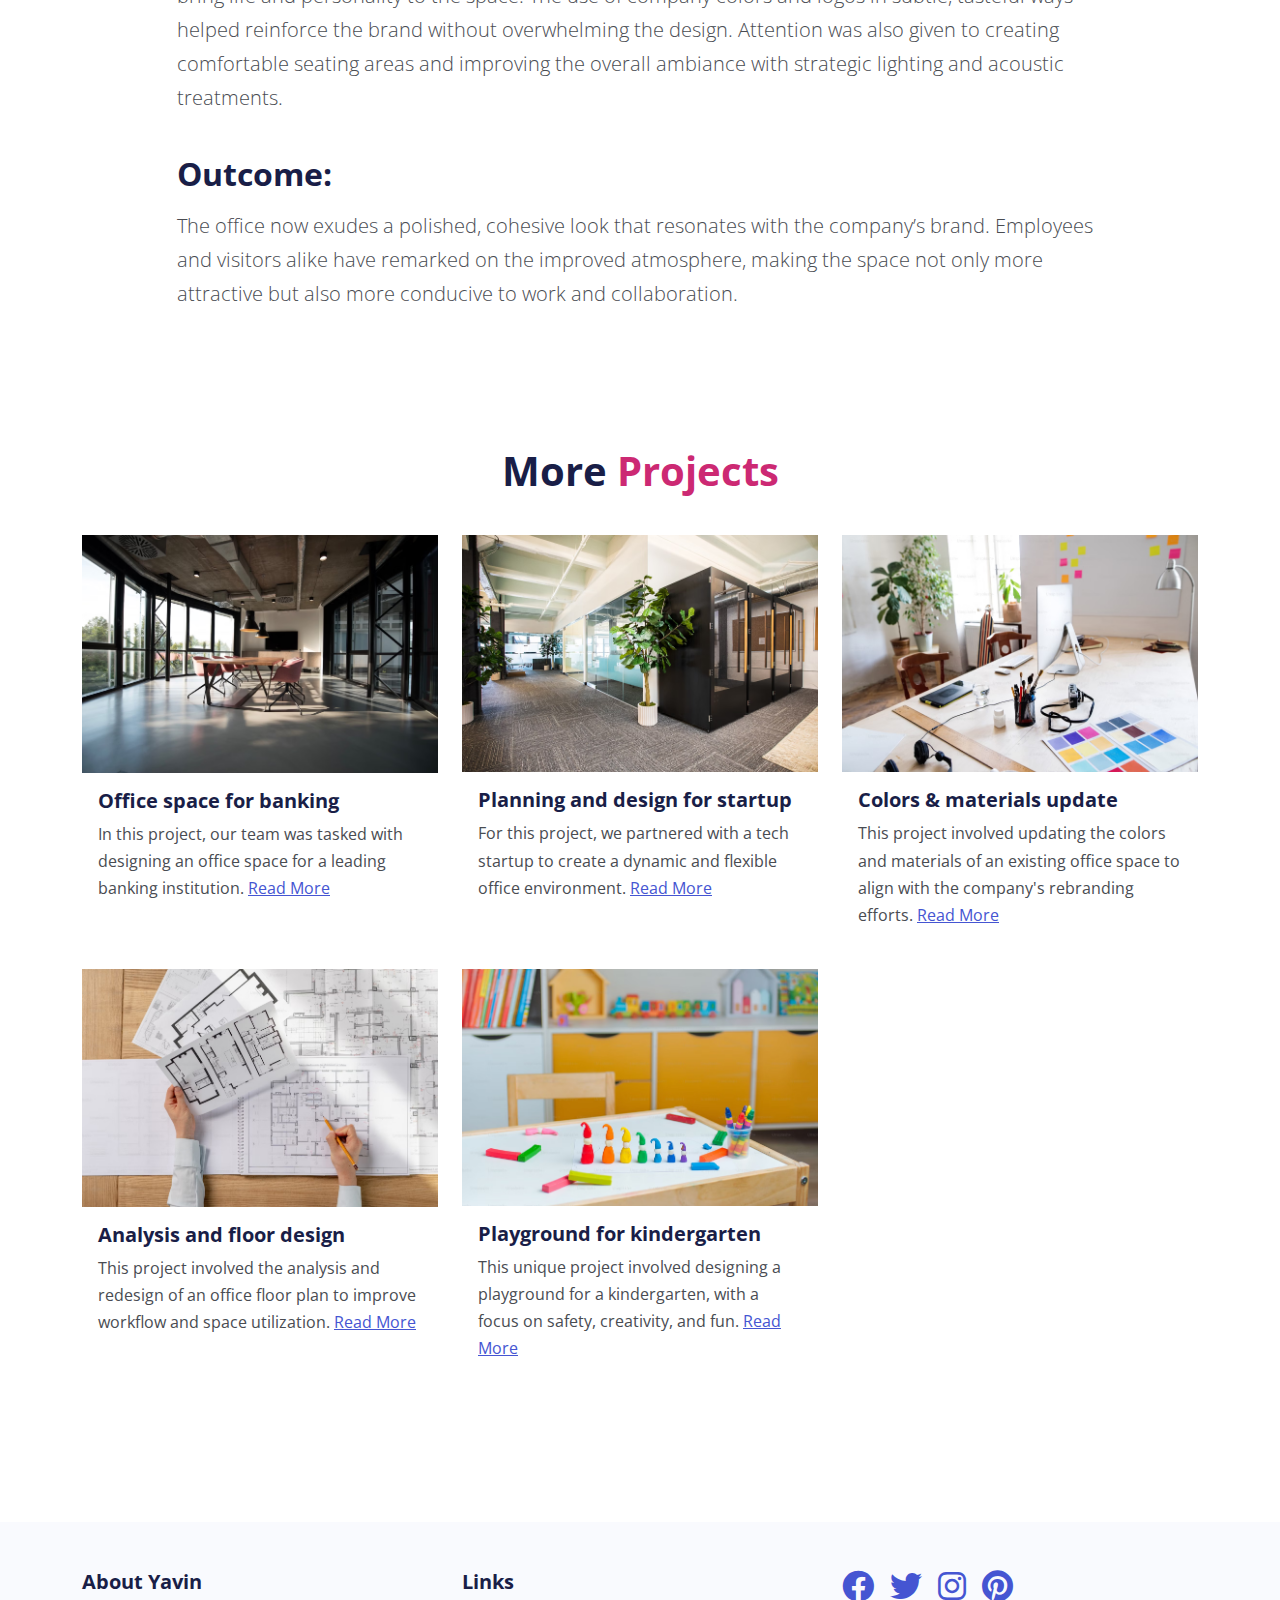
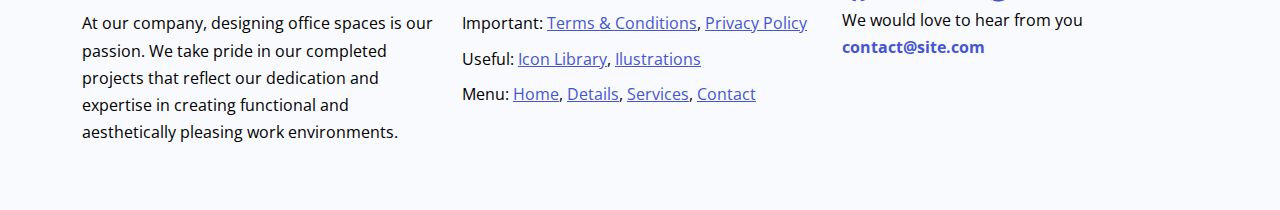
<file: article-5.html>
<!DOCTYPE html>
<html lang="en">
<head>
    <meta charset="UTF-8" />
    <meta http-equiv="X-UA-Compatible" content="IE=edge" />
    <meta name="viewport" content="width=device-width, initial-scale=1.0" />
    <link rel="preconnect" href="https://fonts.googleapis.com">
    <link rel="preconnect" href="https://fonts.gstatic.com" crossorigin>
    <link href="https://fonts.googleapis.com/css2?family=Open+Sans:wght@300;400;500;600;700&display=swap" rel="stylesheet">
    <link rel="stylesheet" href="css/font-awesome.css" />
    <link rel="stylesheet" href="css/bootstrap.css" />
    <link rel="stylesheet" href="css/styles.css" />
    <link rel="icon" href="images/favicon.png" />
    <title>Article 5</title>
</head>

<body>
    <!-- NAVIGATION -->
    <!-- Navigation Start -->
    <nav class="navbar navbar-expand-lg sticky-top navbar-light">
        <div class="container">
            <a class="navbar-brand" href="index.html">
            <img src="images/logo.svg" alt="" width="124" />
            </a>
            <button class="navbar-toggler" type="button" data-bs-toggle="collapse" data-bs-target="#navbarNavDropdown" aria-controls="navbarNavDropdown" aria-expanded="false" aria-label="Toggle navigation">
            <span class="navbar-toggler-icon"></span>
            </button>
            <div class="collapse navbar-collapse" id="navbarNavDropdown">
            <ul class="navbar-nav ms-auto">
                <li class="nav-item">
                <a class="nav-link" aria-current="page" href="index.html">Home</a>
                </li>
                <li class="nav-item">
                <a class="nav-link" href="#details">Details</a>
                </li>
                <li class="nav-item">
                <a class="nav-link" href="#services">Services</a>
                </li>
                <li class="nav-item">
                <a class="nav-link" href="#projects">Projects</a>
                </li>
                <li class="nav-item">
                <a class="nav-link btn btn-outline-secondary px-4 mx-4" href="#contact">Contact Us</a>
                </li>
            </ul>
            </div>
        </div>
    </nav>
    <!-- Navigation End -->

    <!-- HEADER -->
    <!-- Header Start -->
    <header class="bg-light py-6">
        <div class="container">
            <h1>Office Space Decoration</h1>
        </div>
    </header>
    <!-- Header End -->

    <!-- IMAGE -->
    <!-- Image Start -->
    <section>
      <div class="container">
        <img src="images/project-5.avif" alt="" class="w-100 my-6">
      </div>
    </section>
    <!-- Image End -->

    <!-- INFORMATION -->
    <!-- Info Start -->
    <section class="pt-4">
      <div class="container">
        <div class="row">
          <!-- Info Part 1 -->
          <div class="col-lg-10 offset-lg-1">
            <h2>Project Overview:</h2>
            <p class="lead">
                For this project, we were tasked with decorating an office space to enhance its aesthetic appeal and create a welcoming environment for both 
                employees and visitors. The focus was on incorporating the company’s brand identity into the decor while maintaining a professional atmosphere.
            </p>
          </div>
          <!-- Info Part 1 -->
          <!-- Info Part 2 -->
          <div class="col-lg-10 offset-lg-1 pt-4">
            <h2>Design Approach:</h2>
            <p class="lead">
                We selected a range of decorative elements, including artwork, plants, and custom furnishings, to bring life and personality to the space. The use of 
                company colors and logos in subtle, tasteful ways helped reinforce the brand without overwhelming the design. Attention was also given to creating 
                comfortable seating areas and improving the overall ambiance with strategic lighting and acoustic treatments.
            </p>
          </div>
          <!-- Info Part 2 -->
          <!-- Info Part 3 -->
          <div class="col-lg-10 offset-lg-1 py-4">
            <h2>Outcome:</h2>
            <p class="lead">
                The office now exudes a polished, cohesive look that resonates with the company’s brand. Employees and visitors alike have remarked on the improved atmosphere, 
                making the space not only more attractive but also more conducive to work and collaboration.
            </p>
          </div>
          <!-- Info Part 3 -->
        </div>
      </div>
    </section>
    <!-- Info End -->

    <!-- PROJECTS -->
    <!-- Projects Start -->
    <section id="projects" class="projects py-6">
      <div class="container">
        <h1 class="text-center pb-4">More <span class="text-secondary">Projects</span></h1>
          <!-- Projects Row 1 -->
          <div class="row mb-4">
            <!-- Card 1 -->
            <div class="col-md-4">
              <div class="card border-0">
                <img src="images/project-1.avif" alt="Project 1">
                <div class="card-body">
                  <h5 class="card-title">Office space for banking</h5>
                  <p class="card-text">In this project, our team was tasked with designing an office space for a leading banking institution. <a href="article-1.html">Read More</a>
                  </p>
                </div>
              </div>
            </div>
            <!-- Card 1 -->
            <!-- Card 2 -->
            <div class="col-md-4">
              <div class="card border-0">
                <img src="images/project-2.avif" alt="Project 2">
                <div class="card-body">
                  <h5 class="card-title">Planning and design for startup</h5>
                  <p class="card-text">For this project, we partnered with a tech startup to create a dynamic and flexible office environment. <a href="article-2.html">Read More</a>
                  </p>
                </div>
              </div>
            </div>
            <!-- Card 2 -->
            <!-- Card 3 -->
            <div class="col-md-4">
              <div class="card border-0">
                <img src="images/project-3.avif" alt="Project 3">
                <div class="card-body">
                  <h5 class="card-title">Colors & materials update</h5>
                  <p class="card-text">This project involved updating the colors and materials of an existing office space to align with the company's rebranding efforts. <a href="article-3.html">Read More</a>
                  </p>
                </div>
              </div>
            </div>
            <!-- Card 3 -->
          </div>
          <!-- Projects Row 1 -->
          <!-- Projects Row 2 -->
          <div class="row mb-4">
            <!-- Card 4 -->
            <div class="col-md-4">
              <div class="card border-0">
                <img src="images/project-4.avif" alt="Project 4">
                <div class="card-body">
                  <h5 class="card-title">Analysis and floor design</h5>
                  <p class="card-text">This project involved the analysis and redesign of an office floor plan to improve workflow and space utilization. <a href="article-4.html">Read More</a>
                  </p>
                </div>
              </div>
            </div>
            <!-- Card 4 -->
            <!-- Card 6 -->
            <div class="col-md-4">
              <div class="card border-0">
                <img src="images/project-6.avif" alt="Project 6">
                <div class="card-body">
                  <h5 class="card-title">Playground for kindergarten</h5>
                  <p class="card-text">This unique project involved designing a playground for a kindergarten, with a focus on safety, creativity, and fun. <a href="article-6.html">Read More</a>
                  </p>
                </div>
              </div>
            </div>
            <!-- Card 6 -->
          </div>
          <!-- Projects Row 2 -->
      </div>
    </section>
    <!-- Projects End -->

    <!-- FOOTER -->
    <!-- Footer Start -->
    <footer class="footer mt-4 text-bg-light py-5">
        <div class="container">
          <div class="row">
            <!-- Column 1 -->
            <div class="col-md-4">
              <h5>About Yavin</h5>
              <p>
                At our company, designing office spaces is our passion. We take pride in our 
                completed projects that reflect our dedication and expertise in creating functional 
                and aesthetically pleasing work environments.
              </p>
            </div>
            <!-- Column 1 -->
  
            <!-- Column 2 -->
            <div class="col-md-4">
              <h5>Links</h5>
              <ul class="list-unstyled">
                <li class="mb-2">Important: <a href="#">Terms & Conditions</a>, <a href="#">Privacy Policy</a></li>
                <li class="mb-2">Useful: <a href="#">Icon Library</a>, <a href="#">Ilustrations</a></li>
                <li class="mb-2">Menu: <a href="index.html">Home</a>, <a href="#details">Details</a>, <a href="#services">Services</a>, <a href="#contact">Contact</a></li>
              </ul>
            </div>
            <!-- Column 2 -->
  
            <!-- Column 3 -->
            <div class="col-md-4">
              <div class="d-flex gap-3">
                <a href="#"><i class="fab fa-facebook fa-2x text-primary"></i></a>
                <a href="#"><i class="fab fa-twitter fa-2x text-primary"></i></a>
                <a href="#"><i class="fab fa-instagram fa-2x text-primary"></i></a>
                <a href="#"><i class="fab fa-pinterest fa-2x text-primary"></i></a>
              </div>

              <div>
                <p>We would love to hear from you <span class="text-primary fw-bold">contact@site.com</span></p>
              </div>
            </div>
            <!-- Column 3 -->
          </div>
        </div>
    </footer>
    <!-- Footer End -->
    <script src="/js/bootstrap.bundle.min.js"></script>
    <script src="/js/script.js"></script>
</body>
</html>
</file>
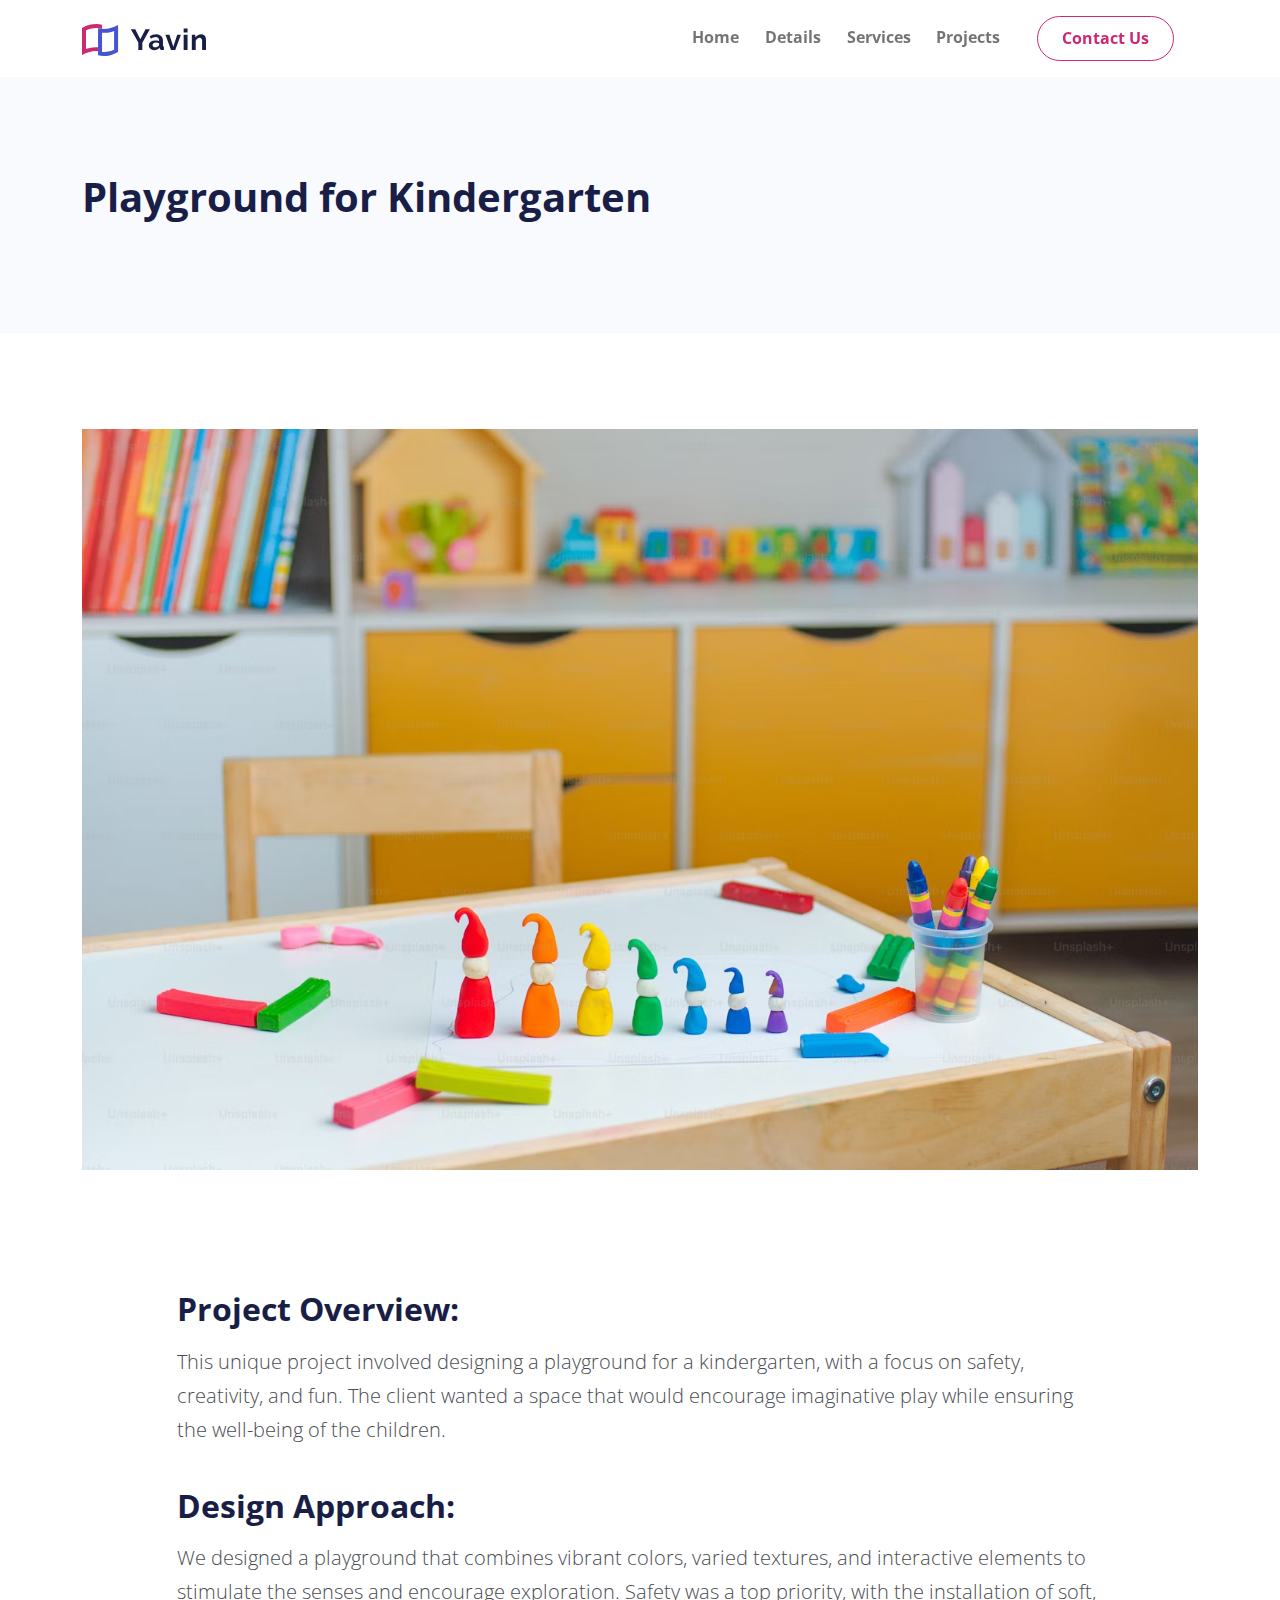
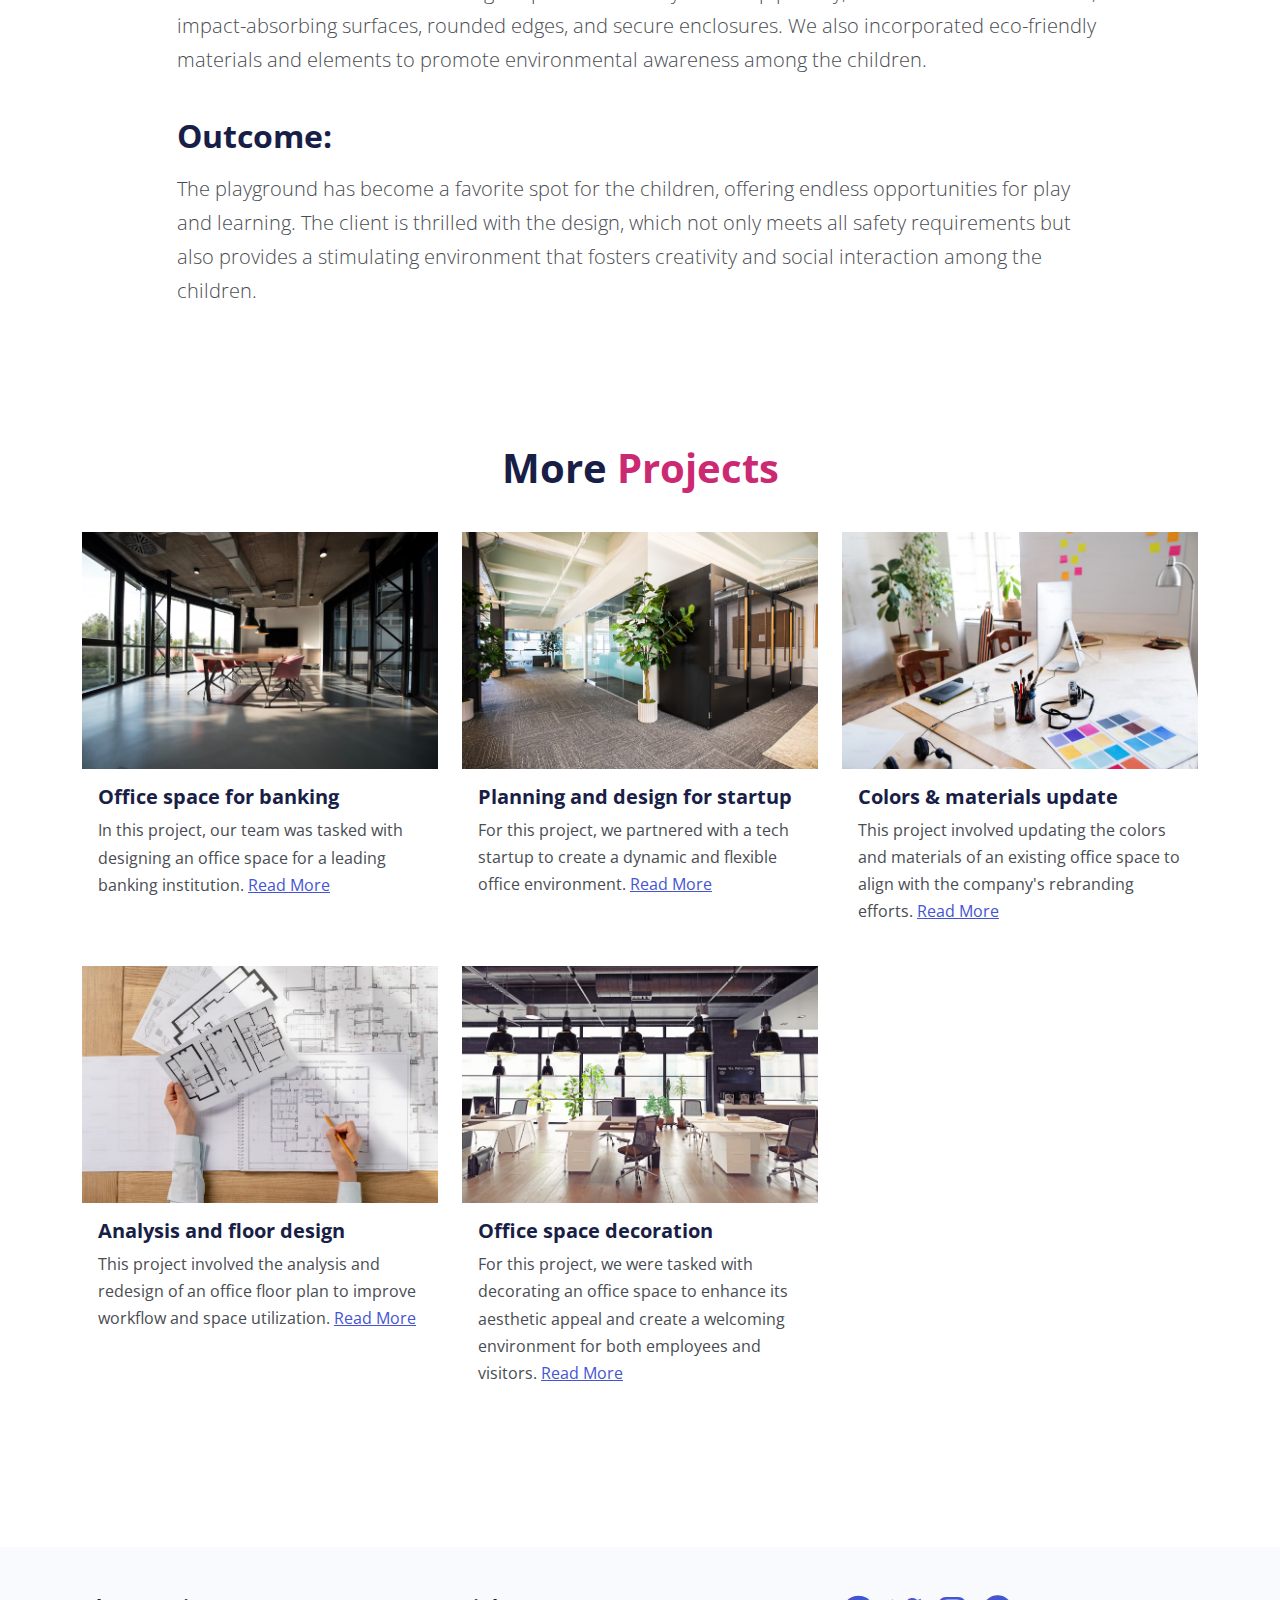
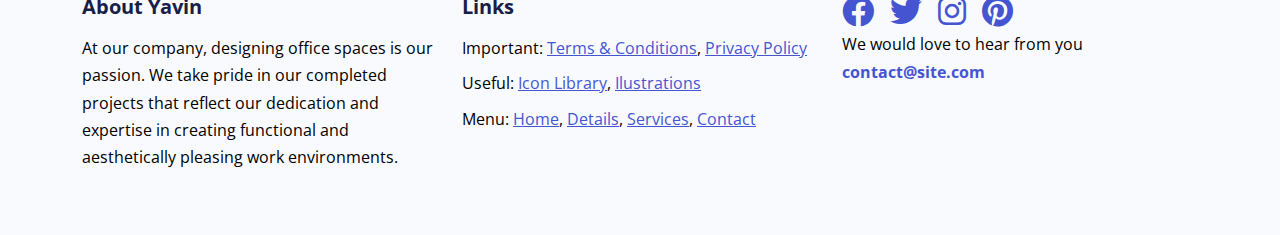
<file: article-6.html>
<!DOCTYPE html>
<html lang="en">
<head>
    <meta charset="UTF-8" />
    <meta http-equiv="X-UA-Compatible" content="IE=edge" />
    <meta name="viewport" content="width=device-width, initial-scale=1.0" />
    <link rel="preconnect" href="https://fonts.googleapis.com">
    <link rel="preconnect" href="https://fonts.gstatic.com" crossorigin>
    <link href="https://fonts.googleapis.com/css2?family=Open+Sans:wght@300;400;500;600;700&display=swap" rel="stylesheet">
    <link rel="stylesheet" href="css/font-awesome.css" />
    <link rel="stylesheet" href="css/bootstrap.css" />
    <link rel="stylesheet" href="css/styles.css" />
    <link rel="icon" href="images/favicon.png" />
    <title>Article 6</title>
</head>

<body>
    <!-- NAVIGATION -->
    <!-- Navigation Start -->
    <nav class="navbar navbar-expand-lg sticky-top navbar-light">
        <div class="container">
            <a class="navbar-brand" href="index.html">
            <img src="images/logo.svg" alt="" width="124" />
            </a>
            <button class="navbar-toggler" type="button" data-bs-toggle="collapse" data-bs-target="#navbarNavDropdown" aria-controls="navbarNavDropdown" aria-expanded="false" aria-label="Toggle navigation">
            <span class="navbar-toggler-icon"></span>
            </button>
            <div class="collapse navbar-collapse" id="navbarNavDropdown">
            <ul class="navbar-nav ms-auto">
                <li class="nav-item">
                <a class="nav-link" aria-current="page" href="index.html">Home</a>
                </li>
                <li class="nav-item">
                <a class="nav-link" href="#details">Details</a>
                </li>
                <li class="nav-item">
                <a class="nav-link" href="#services">Services</a>
                </li>
                <li class="nav-item">
                <a class="nav-link" href="#projects">Projects</a>
                </li>
                <li class="nav-item">
                <a class="nav-link btn btn-outline-secondary px-4 mx-4" href="#contact">Contact Us</a>
                </li>
            </ul>
            </div>
        </div>
    </nav>
    <!-- Navigation End -->

    <!-- HEADER -->
    <!-- Header Start -->
    <header class="bg-light py-6">
        <div class="container">
            <h1>Playground for Kindergarten</h1>
        </div>
    </header>
    <!-- Header End -->

    <!-- IMAGE -->
    <!-- Image Start -->
    <section>
      <div class="container">
        <img src="images/project-6.avif" alt="" class="w-100 my-6">
      </div>
    </section>
    <!-- Image End -->

    <!-- INFORMATION -->
    <!-- Info Start -->
    <section class="pt-4">
      <div class="container">
        <div class="row">
          <!-- Info Part 1 -->
          <div class="col-lg-10 offset-lg-1">
            <h2>Project Overview:</h2>
            <p class="lead">
                This unique project involved designing a playground for a kindergarten, with a focus on safety, creativity, and fun. The client wanted a 
                space that would encourage imaginative play while ensuring the well-being of the children.
            </p>
          </div>
          <!-- Info Part 1 -->
          <!-- Info Part 2 -->
          <div class="col-lg-10 offset-lg-1 pt-4">
            <h2>Design Approach:</h2>
            <p class="lead">
                We designed a playground that combines vibrant colors, varied textures, and interactive elements to stimulate the senses and encourage exploration. 
                Safety was a top priority, with the installation of soft, impact-absorbing surfaces, rounded edges, and secure enclosures. We also incorporated 
                eco-friendly materials and elements to promote environmental awareness among the children.
            </p>
          </div>
          <!-- Info Part 2 -->
          <!-- Info Part 3 -->
          <div class="col-lg-10 offset-lg-1 py-4">
            <h2>Outcome:</h2>
            <p class="lead">
                The playground has become a favorite spot for the children, offering endless opportunities for play and learning. The client is thrilled with the 
                design, which not only meets all safety requirements but also provides a stimulating environment that fosters creativity and social interaction among 
                the children.
            </p>
          </div>
          <!-- Info Part 3 -->
        </div>
      </div>
    </section>
    <!-- Info End -->

    <!-- PROJECTS -->
    <!-- Projects Start -->
    <section id="projects" class="projects py-6">
      <div class="container">
        <h1 class="text-center pb-4">More <span class="text-secondary">Projects</span></h1>
          <!-- Projects Row 1 -->
          <div class="row mb-4">
            <!-- Card 1 -->
            <div class="col-md-4">
              <div class="card border-0">
                <img src="images/project-1.avif" alt="Project 1">
                <div class="card-body">
                  <h5 class="card-title">Office space for banking</h5>
                  <p class="card-text">In this project, our team was tasked with designing an office space for a leading banking institution. <a href="article-1.html">Read More</a>
                  </p>
                </div>
              </div>
            </div>
            <!-- Card 1 -->
            <!-- Card 2 -->
            <div class="col-md-4">
              <div class="card border-0">
                <img src="images/project-2.avif" alt="Project 2">
                <div class="card-body">
                  <h5 class="card-title">Planning and design for startup</h5>
                  <p class="card-text">For this project, we partnered with a tech startup to create a dynamic and flexible office environment. <a href="article-2.html">Read More</a>
                  </p>
                </div>
              </div>
            </div>
            <!-- Card 2 -->
            <!-- Card 3 -->
            <div class="col-md-4">
              <div class="card border-0">
                <img src="images/project-3.avif" alt="Project 3">
                <div class="card-body">
                  <h5 class="card-title">Colors & materials update</h5>
                  <p class="card-text">This project involved updating the colors and materials of an existing office space to align with the company's rebranding efforts. <a href="article-3.html">Read More</a>
                  </p>
                </div>
              </div>
            </div>
            <!-- Card 3 -->
          </div>
          <!-- Projects Row 1 -->
          <!-- Projects Row 2 -->
          <div class="row mb-4">
            <!-- Card 4 -->
            <div class="col-md-4">
              <div class="card border-0">
                <img src="images/project-4.avif" alt="Project 4">
                <div class="card-body">
                  <h5 class="card-title">Analysis and floor design</h5>
                  <p class="card-text">This project involved the analysis and redesign of an office floor plan to improve workflow and space utilization. <a href="article-4.html">Read More</a>
                  </p>
                </div>
              </div>
            </div>
            <!-- Card 4 -->
            <!-- Card 5 -->
            <div class="col-md-4">
              <div class="card border-0">
                <img src="images/project-5.avif" alt="Project 5">
                <div class="card-body">
                  <h5 class="card-title">Office space decoration</h5>
                  <p class="card-text">For this project, we were tasked with decorating an office space to enhance its aesthetic appeal and create a welcoming environment for both employees and visitors. <a href="article-5.html">Read More</a>
                  </p>
                </div>
              </div>
            </div>
            <!-- Card 5 -->
          </div>
          <!-- Projects Row 2 -->
      </div>
    </section>
    <!-- Projects End -->

    <!-- FOOTER -->
    <!-- Footer Start -->
    <footer class="footer mt-4 text-bg-light py-5">
        <div class="container">
          <div class="row">
            <!-- Column 1 -->
            <div class="col-md-4">
              <h5>About Yavin</h5>
              <p>
                At our company, designing office spaces is our passion. We take pride in our 
                completed projects that reflect our dedication and expertise in creating functional 
                and aesthetically pleasing work environments.
              </p>
            </div>
            <!-- Column 1 -->
  
            <!-- Column 2 -->
            <div class="col-md-4">
              <h5>Links</h5>
              <ul class="list-unstyled">
                <li class="mb-2">Important: <a href="#">Terms & Conditions</a>, <a href="#">Privacy Policy</a></li>
                <li class="mb-2">Useful: <a href="#">Icon Library</a>, <a href="#">Ilustrations</a></li>
                <li class="mb-2">Menu: <a href="index.html">Home</a>, <a href="#details">Details</a>, <a href="#services">Services</a>, <a href="#contact">Contact</a></li>
              </ul>
            </div>
            <!-- Column 2 -->
  
            <!-- Column 3 -->
            <div class="col-md-4">
              <div class="d-flex gap-3">
                <a href="#"><i class="fab fa-facebook fa-2x text-primary"></i></a>
                <a href="#"><i class="fab fa-twitter fa-2x text-primary"></i></a>
                <a href="#"><i class="fab fa-instagram fa-2x text-primary"></i></a>
                <a href="#"><i class="fab fa-pinterest fa-2x text-primary"></i></a>
              </div>

              <div>
                <p>We would love to hear from you <span class="text-primary fw-bold">contact@site.com</span></p>
              </div>
            </div>
            <!-- Column 3 -->
          </div>
        </div>
    </footer>
    <!-- Footer End -->
    <script src="/js/bootstrap.bundle.min.js"></script>
    <script src="/js/script.js"></script>
</body>
</html>
</file>
<file: css/styles.css>
.btn-outline-secondary {
  color: var(--bs-secondary);
}

.btn-outline-secondary:hover {
  color: white;
}

.navbar {
  transition: all 0.5s ease-in-out;
}

.navbar-starter {
  opacity: 0.9;
  position: sticky;
  top: 0;
  z-index: 1;
}

.navbar-sticky {
  background-color: var(--bs-light);
  opacity: 0.9;
  box-shadow: 0 0 10px rgba(0, 0, 0, 0.5);
  position: sticky;
  top: 0;
  z-index: 1;
}

.header .decoration-star1 {
  top: 80px;
  left: -200px;
  width: 500px;
  opacity: 0.7;
}

.header .decoration-star2 {
  top: 80px;
  right: -200px;
  width: 500px;
  opacity: 0.7;
}

.details .decoration-star {
  left: -200px;
  width: 500px;
}

.details-2 .decoration-star {
  right: -200px;
  width: 500px;
}

.contact .decoration-star {
  left: -200px;
  width: 500px;
}

.to-top-btn {
  position: fixed;
  z-index: 10;
  bottom: 20px;
  right: 20px;
  opacity: 0;
  width: 52px;
  height: 52px;
  border: none;
  border-radius: 50%;
  outline: none;
  background-color: var(--bs-body-color);
  cursor: pointer;
  transition: all 0.5s ease-in-out;
}
.to-top-btn img {
  margin-bottom: 0.25rem;
  width: 18px;
}

.to-top-btn:hover {
  background-color: var(--bs-dark);
}

.show {
  opacity: 1;
}

@media (max-width: 992px) {
  .display-1 {
    font-size: 50px;
  }
  .navbar .btn-outline-secondary {
    margin-top: 20px;
  }
  .header {
    margin-top: 0px !important;
    text-align: center;
  }
  .header .decoration-star1 {
    left: -100px;
    width: 250px;
  }
  .header .decoration-star2 {
    right: -100px;
    width: 250px;
  }
  .image-container {
    margin-top: 30px;
  }
  .services .col-md-4 {
    border-bottom: 1px #ccc solid;
    margin: 24px 0;
  }
  .details-2 {
    margin-top: 24px 0 !important;
  }
  .details-2 .decoration-star {
    top: 300px;
  }
}
</file>
